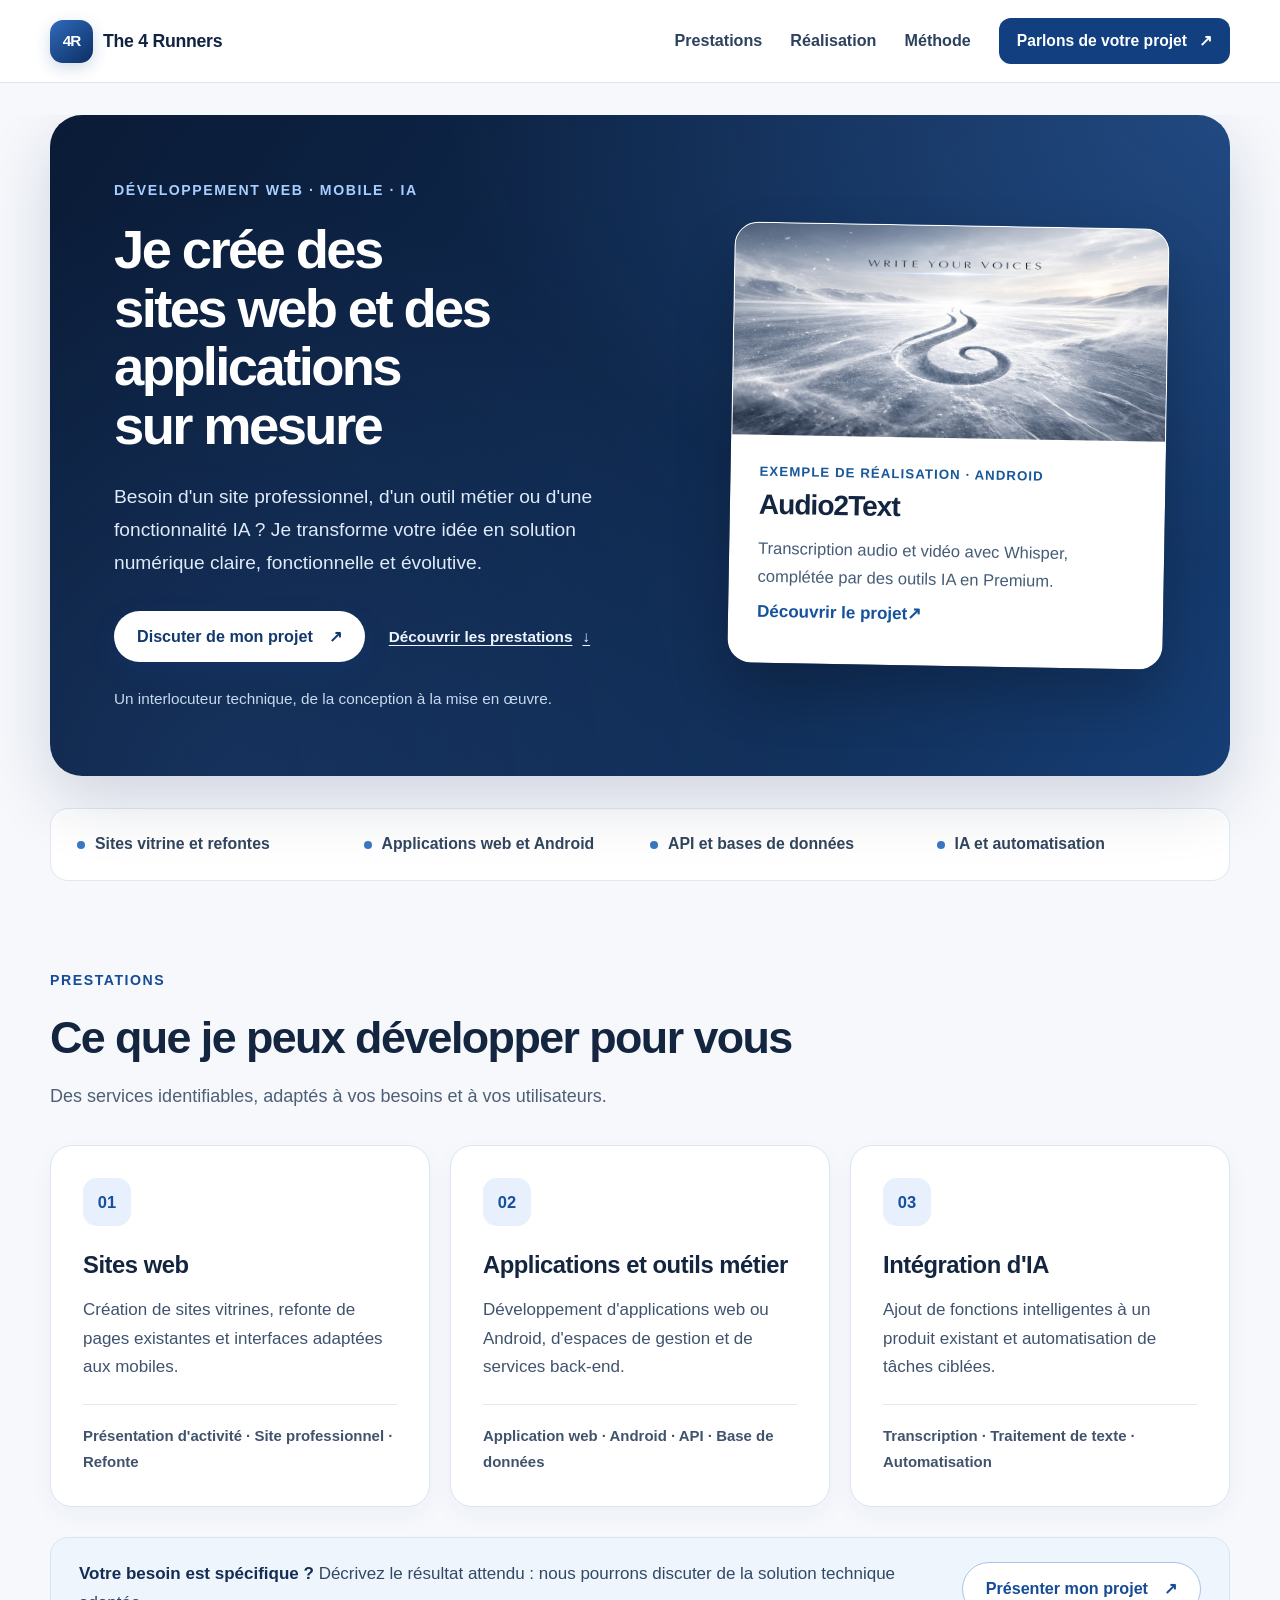
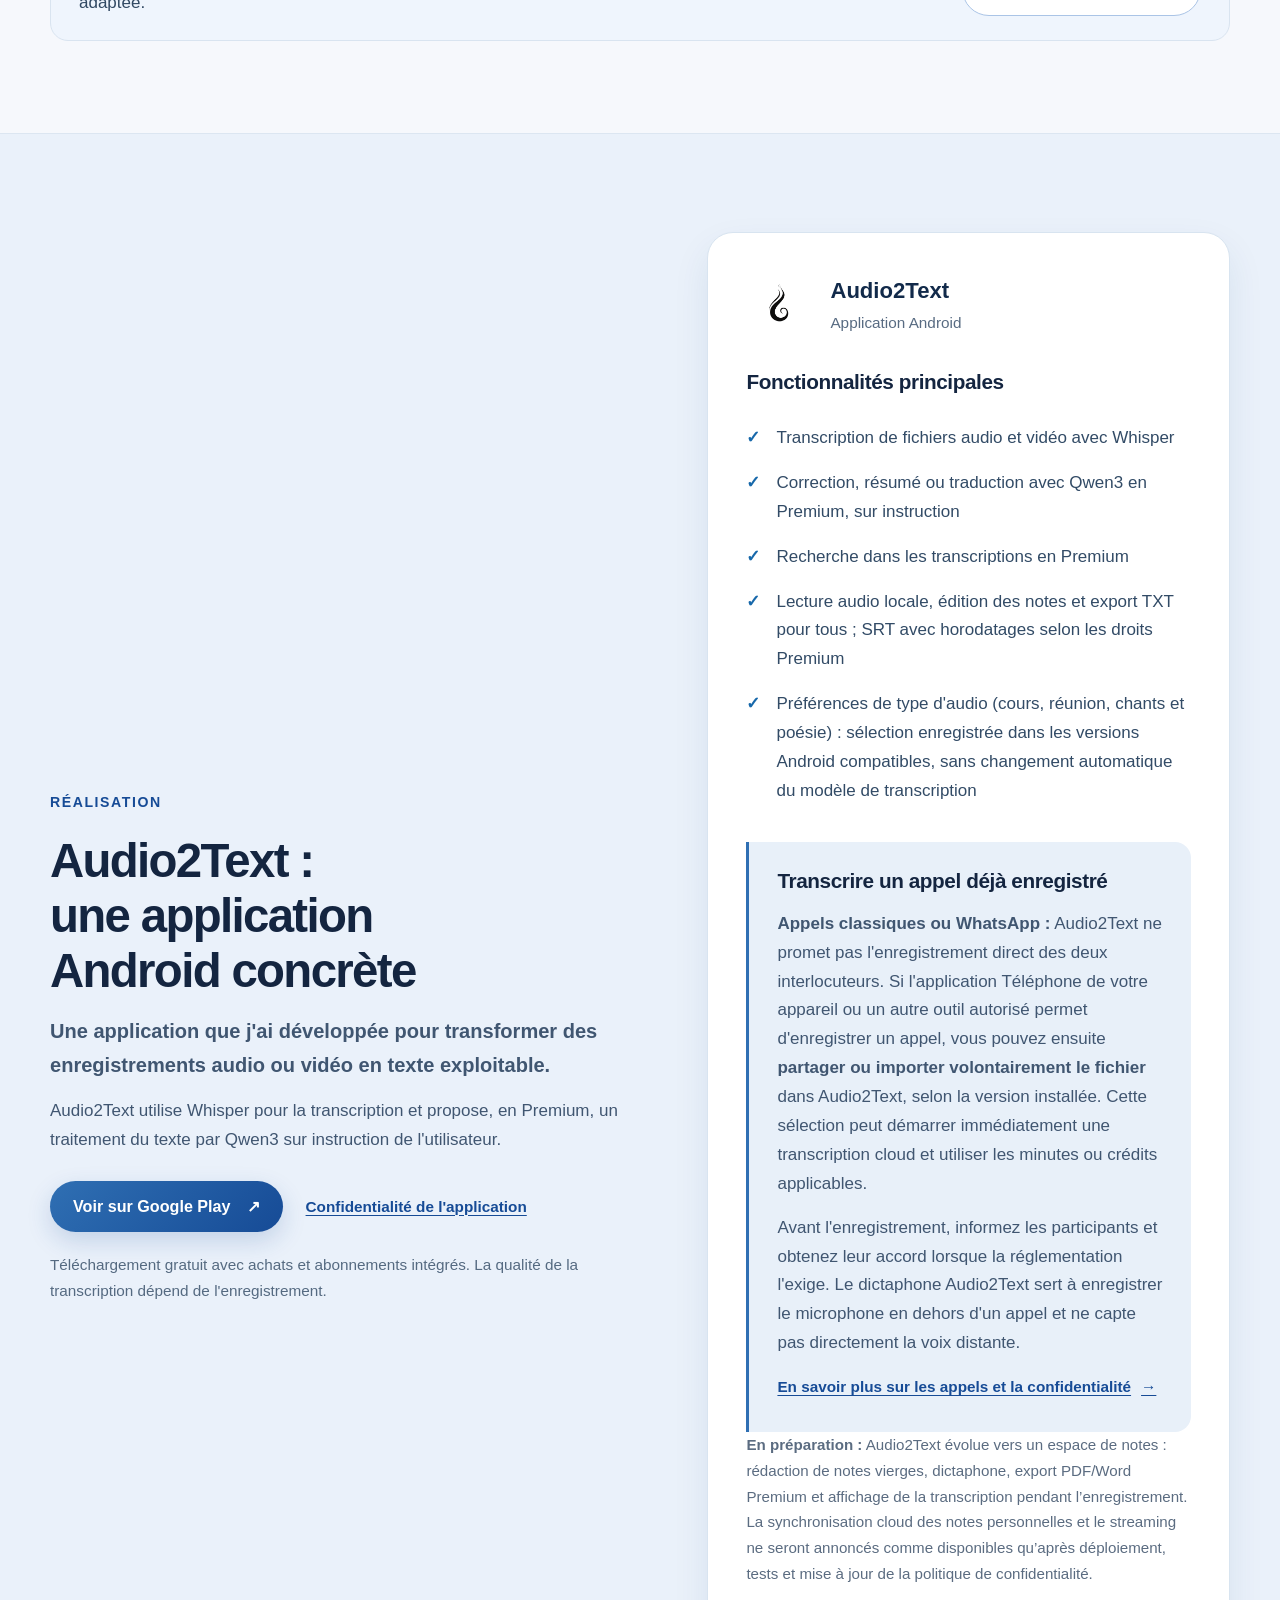
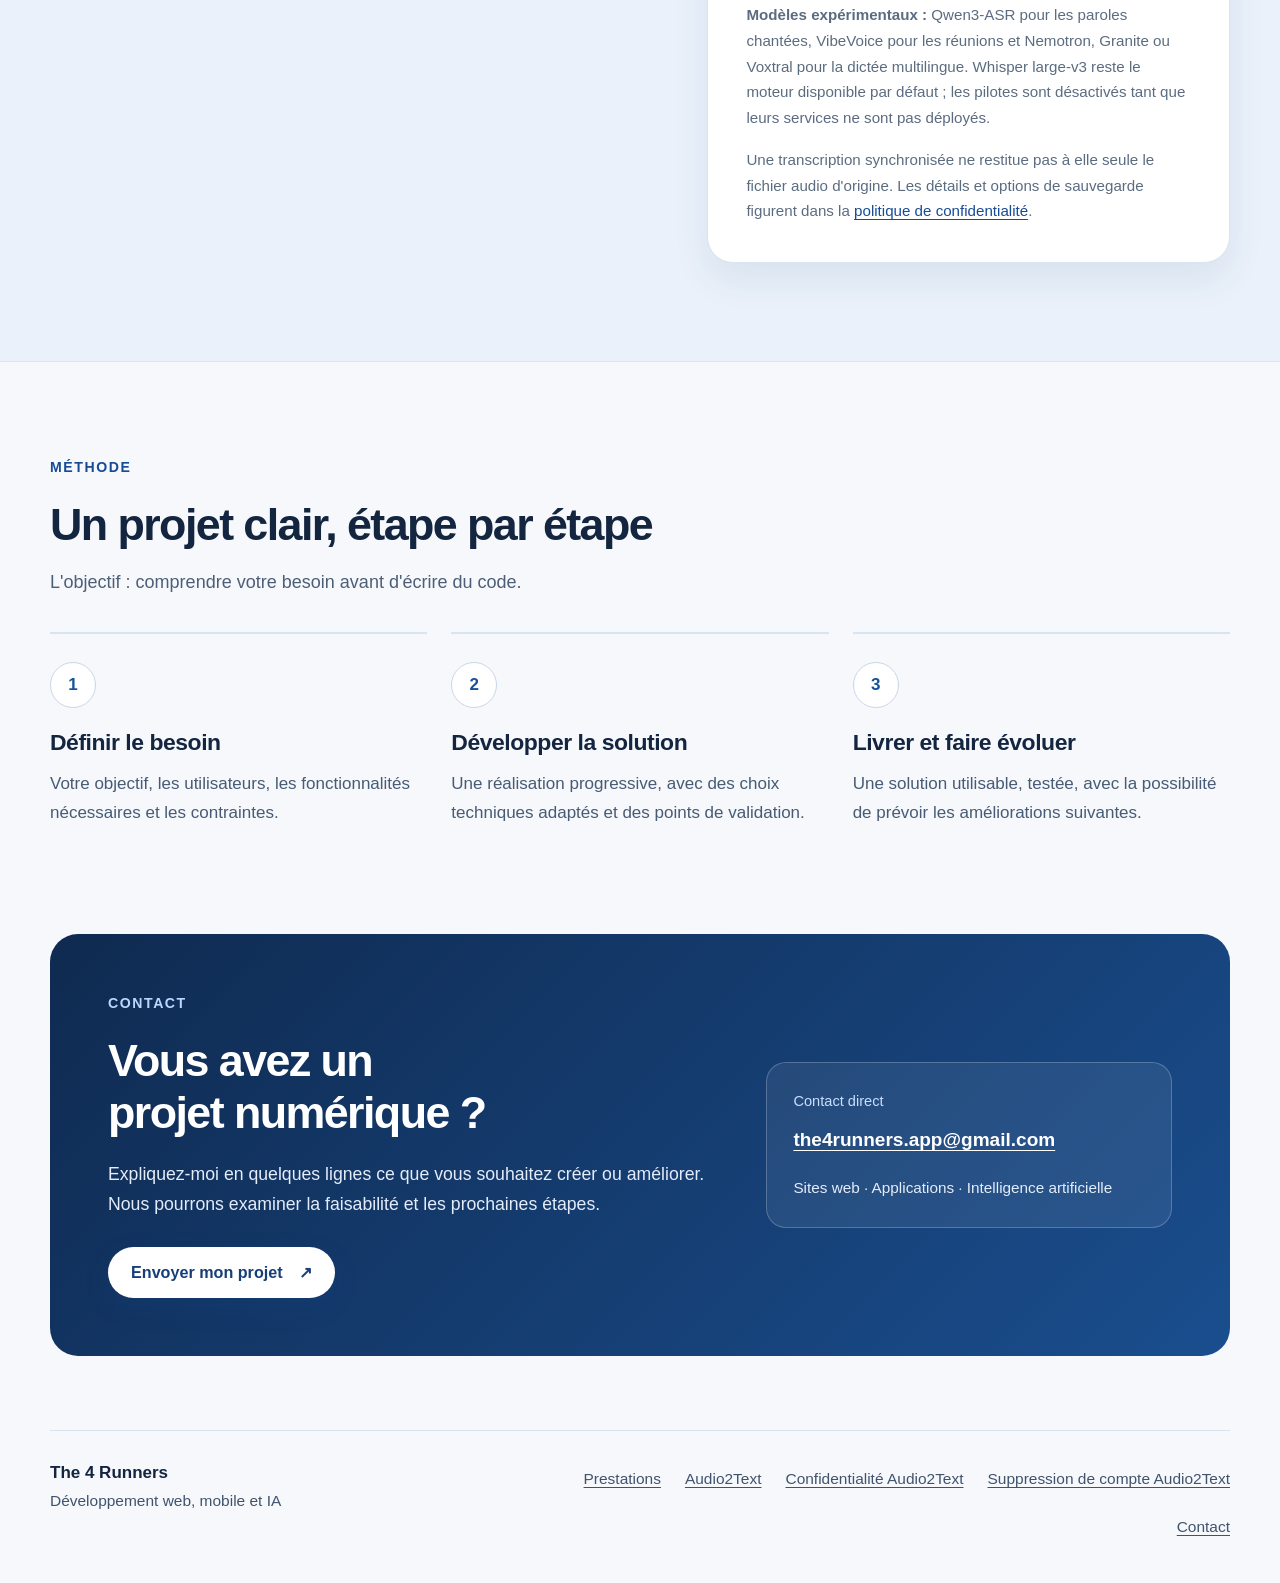
<file: index.html>
<!doctype html>
<html lang="fr">
<head>
  <meta charset="utf-8" />
  <meta name="viewport" content="width=device-width, initial-scale=1" />
  <title>The 4 Runners | Développeur web, mobile et IA</title>
  <meta name="description" content="Création de sites web, développement d'applications web et Android, intégration d'IA et automatisation. Découvrez les prestations The 4 Runners et l'application Audio2Text." />
  <meta name="theme-color" content="#0b1e3b" />
  <link rel="canonical" href="https://the4runners.fr/" />
  <link rel="icon" type="image/svg+xml" href="/assets/branding/favicon-4r.svg" />
  <link rel="preload" as="image" href="/assets/branding/banniere_audio2text.png" />
  <link rel="stylesheet" href="/assets/site.css" />
  <meta property="og:type" content="website" />
  <meta property="og:locale" content="fr_FR" />
  <meta property="og:site_name" content="The 4 Runners" />
  <meta property="og:title" content="The 4 Runners | Développement web, applications et IA" />
  <meta property="og:description" content="Sites web, applications mobiles et solutions IA. Des services concrets, et Audio2Text comme exemple de réalisation." />
  <meta property="og:url" content="https://the4runners.fr/" />
  <meta property="og:image" content="https://the4runners.fr/assets/branding/banniere_audio2text.png" />
  <meta name="twitter:card" content="summary_large_image" />
  <meta name="twitter:title" content="The 4 Runners | Développement web, applications et IA" />
  <meta name="twitter:description" content="Sites web, applications et intégration d'intelligence artificielle. Découvrez les prestations et Audio2Text." />
  <meta name="twitter:image" content="https://the4runners.fr/assets/branding/banniere_audio2text.png" />
  <script type="application/ld+json">
  {
    "@context": "https://schema.org",
    "@graph": [
      {
        "@type": "WebSite",
        "name": "The 4 Runners",
        "url": "https://the4runners.fr/",
        "description": "Développement de sites web, applications et solutions intégrant l'IA."
      },
      {
        "@type": "MobileApplication",
        "name": "Audio2Text",
        "operatingSystem": "Android",
        "applicationCategory": "UtilitiesApplication",
        "description": "Transcription audio et vidéo avec Whisper, traitement de texte Qwen3 en Premium, recherche et exports TXT/SRT.",
        "downloadUrl": "https://play.google.com/store/apps/details?id=com.the4runners.audio2text",
        "offers": {
          "@type": "Offer",
          "price": "0",
          "priceCurrency": "EUR",
          "description": "Téléchargement gratuit ; achats et abonnements proposés dans l'application."
        }
      }
    ]
  }
  </script>
</head>
<body class="home-page">
  <a class="skip-link" href="#contenu">Aller au contenu</a>
  <header class="site-header home-header">
    <div class="container header-inner">
      <a class="brand" href="#accueil" aria-label="The 4 Runners, accueil">
        <span class="brand-mark" aria-hidden="true">4R</span>
        <span>The 4 Runners</span>
      </a>
      <nav class="site-nav nav-desktop" aria-label="Navigation principale">
        <a href="#services">Prestations</a>
        <a href="#realisation">Réalisation</a>
        <a href="#methode">Méthode</a>
      </nav>
      <a class="header-cta" href="#contact">Parlons de votre projet <span aria-hidden="true">↗</span></a>
      <details class="nav-mobile">
        <summary aria-label="Afficher le menu de navigation"><span>Menu</span><span class="hamburger" aria-hidden="true"></span></summary>
        <nav aria-label="Navigation mobile">
          <a href="#services">Prestations</a>
          <a href="#realisation">Réalisation</a>
          <a href="#methode">Méthode</a>
          <a href="#contact">Contact</a>
        </nav>
      </details>
    </div>
  </header>
  <main class="business-main" id="contenu" tabindex="-1">
    <section id="accueil" class="hero hero-business container" aria-labelledby="titre-accueil">
      <div class="hero-copy">
        <p class="eyebrow">Développement web · Mobile · IA</p>
        <h1 id="titre-accueil">Je crée des sites web et des applications sur mesure</h1>
        <p class="lead">Besoin d'un site professionnel, d'un outil métier ou d'une fonctionnalité IA ? Je transforme votre idée en solution numérique claire, fonctionnelle et évolutive.</p>
        <div class="actions hero-actions">
          <a class="button button-primary" href="#contact">Discuter de mon projet <span aria-hidden="true">↗</span></a>
          <a class="text-link" href="#services">Découvrir les prestations <span aria-hidden="true">↓</span></a>
        </div>
        <p class="hero-note">Un interlocuteur technique, de la conception à la mise en œuvre.</p>
      </div>
      <aside class="hero-project" aria-label="Exemple de réalisation">
        <img src="/assets/branding/banniere_audio2text.png" width="1024" height="500" fetchpriority="high" alt="Bannière de l'application Android Audio2Text, sur un paysage enneigé" />
        <div class="hero-project-body">
          <p class="project-kicker">Exemple de réalisation · Android</p>
          <h2>Audio2Text</h2>
          <p>Transcription audio et vidéo avec Whisper, complétée par des outils IA en Premium.</p>
          <a href="#realisation">Découvrir le projet <span aria-hidden="true">↗</span></a>
        </div>
      </aside>
    </section>
    <div class="container">
      <ul class="benefit-strip service-strip" aria-label="Domaines d'intervention">
        <li>Sites vitrine et refontes</li>
        <li>Applications web et Android</li>
        <li>API et bases de données</li>
        <li>IA et automatisation</li>
      </ul>
    </div>
    <section class="section container services-section" id="services" aria-labelledby="titre-services">
      <div class="section-head">
        <p class="eyebrow">Prestations</p>
        <h2 id="titre-services">Ce que je peux développer pour vous</h2>
        <p>Des services identifiables, adaptés à vos besoins et à vos utilisateurs.</p>
      </div>
      <div class="service-grid">
        <article class="card service-card">
          <span class="service-number" aria-hidden="true">01</span>
          <h3>Sites web</h3>
          <p>Création de sites vitrines, refonte de pages existantes et interfaces adaptées aux mobiles.</p>
          <p class="service-examples">Présentation d'activité · Site professionnel · Refonte</p>
        </article>
        <article class="card service-card">
          <span class="service-number" aria-hidden="true">02</span>
          <h3>Applications et outils métier</h3>
          <p>Développement d'applications web ou Android, d'espaces de gestion et de services back-end.</p>
          <p class="service-examples">Application web · Android · API · Base de données</p>
        </article>
        <article class="card service-card">
          <span class="service-number" aria-hidden="true">03</span>
          <h3>Intégration d'IA</h3>
          <p>Ajout de fonctions intelligentes à un produit existant et automatisation de tâches ciblées.</p>
          <p class="service-examples">Transcription · Traitement de texte · Automatisation</p>
        </article>
      </div>
      <div class="service-callout">
        <p><strong>Votre besoin est spécifique ?</strong> Décrivez le résultat attendu : nous pourrons discuter de la solution technique adaptée.</p>
        <a class="button button-outline" href="#contact">Présenter mon projet <span aria-hidden="true">↗</span></a>
      </div>
    </section>
    <section class="section project-section" id="realisation" aria-labelledby="titre-realisation">
      <div class="container project-layout">
        <div>
          <p class="eyebrow">Réalisation</p>
          <h2 id="titre-realisation">Audio2Text : une application Android concrète</h2>
          <p class="project-lead">Une application que j'ai développée pour transformer des enregistrements audio ou vidéo en texte exploitable.</p>
          <p>Audio2Text utilise Whisper pour la transcription et propose, en Premium, un traitement du texte par Qwen3 sur instruction de l'utilisateur.</p>
          <div class="actions">
            <a class="button button-primary" href="https://play.google.com/store/apps/details?id=com.the4runners.audio2text" target="_blank" rel="noopener noreferrer">Voir sur Google Play <span aria-hidden="true">↗</span></a>
            <a class="text-link" href="/privacy.html">Confidentialité de l'application</a>
          </div>
          <p class="project-disclaimer">Téléchargement gratuit avec achats et abonnements intégrés. La qualité de la transcription dépend de l'enregistrement.</p>
        </div>
        <div class="project-feature-card">
          <div class="project-feature-top">
            <img src="/assets/branding/logo_audio2text_tr.png" width="72" height="72" loading="lazy" alt="" />
            <div>
              <strong>Audio2Text</strong>
              <span>Application Android</span>
            </div>
          </div>
          <h3>Fonctionnalités principales</h3>
          <ul class="project-feature-list">
            <li>Transcription de fichiers audio et vidéo avec Whisper</li>
            <li>Correction, résumé ou traduction avec Qwen3 en Premium, sur instruction</li>
            <li>Recherche dans les transcriptions en Premium</li>
            <li>Lecture audio locale, édition des notes et export TXT pour tous ; SRT avec horodatages selon les droits Premium</li>
            <li>Préférences de type d'audio (cours, réunion, chants et poésie) : sélection enregistrée dans les versions Android compatibles, sans changement automatique du modèle de transcription</li>
          </ul>
          <aside class="notice" id="appels-enregistres" aria-labelledby="titre-appels">
            <h3 id="titre-appels">Transcrire un appel déjà enregistré</h3>
            <p><strong>Appels classiques ou WhatsApp :</strong> Audio2Text ne promet pas l'enregistrement direct des deux interlocuteurs. Si l'application Téléphone de votre appareil ou un autre outil autorisé permet d'enregistrer un appel, vous pouvez ensuite <strong>partager ou importer volontairement le fichier</strong> dans Audio2Text, selon la version installée. Cette sélection peut démarrer immédiatement une transcription cloud et utiliser les minutes ou crédits applicables.</p>
            <p>Avant l'enregistrement, informez les participants et obtenez leur accord lorsque la réglementation l'exige. Le dictaphone Audio2Text sert à enregistrer le microphone en dehors d'un appel et ne capte pas directement la voix distante.</p>
            <a class="text-link" href="/privacy.html#enregistrement-appels">En savoir plus sur les appels et la confidentialité <span aria-hidden="true">→</span></a>
          </aside>
          <p class="small"><strong>En préparation :</strong> Audio2Text évolue vers un espace de notes : rédaction de notes vierges, dictaphone, export PDF/Word Premium et affichage de la transcription pendant l’enregistrement. La synchronisation cloud des notes personnelles et le streaming ne seront annoncés comme disponibles qu’après déploiement, tests et mise à jour de la politique de confidentialité.</p>
          <p class="small"><strong>Modèles expérimentaux :</strong> Qwen3-ASR pour les paroles chantées, VibeVoice pour les réunions et Nemotron, Granite ou Voxtral pour la dictée multilingue. Whisper large-v3 reste le moteur disponible par défaut ; les pilotes sont désactivés tant que leurs services ne sont pas déployés.</p>
          <p class="small">Une transcription synchronisée ne restitue pas à elle seule le fichier audio d'origine. Les détails et options de sauvegarde figurent dans la <a href="/privacy.html#sauvegarde-audio">politique de confidentialité</a>.</p>
        </div>
      </div>
    </section>
    <section class="section container method-section" id="methode" aria-labelledby="titre-methode">
      <div class="section-head">
        <p class="eyebrow">Méthode</p>
        <h2 id="titre-methode">Un projet clair, étape par étape</h2>
        <p>L'objectif : comprendre votre besoin avant d'écrire du code.</p>
      </div>
      <ol class="steps method-steps">
        <li><span class="step-number" aria-hidden="true">1</span><h3>Définir le besoin</h3><p>Votre objectif, les utilisateurs, les fonctionnalités nécessaires et les contraintes.</p></li>
        <li><span class="step-number" aria-hidden="true">2</span><h3>Développer la solution</h3><p>Une réalisation progressive, avec des choix techniques adaptés et des points de validation.</p></li>
        <li><span class="step-number" aria-hidden="true">3</span><h3>Livrer et faire évoluer</h3><p>Une solution utilisable, testée, avec la possibilité de prévoir les améliorations suivantes.</p></li>
      </ol>
    </section>
    <section class="closing contact-panel container" id="contact" aria-labelledby="titre-contact">
      <div>
        <p class="eyebrow">Contact</p>
        <h2 id="titre-contact">Vous avez un projet numérique ?</h2>
        <p>Expliquez-moi en quelques lignes ce que vous souhaitez créer ou améliorer. Nous pourrons examiner la faisabilité et les prochaines étapes.</p>
        <div class="actions">
          <a class="button button-primary" href="mailto:the4runners.app@gmail.com?subject=Demande%20de%20projet%20web%2C%20mobile%20ou%20IA">Envoyer mon projet <span aria-hidden="true">↗</span></a>
        </div>
      </div>
      <div class="contact-aside">
        <span>Contact direct</span>
        <a href="mailto:the4runners.app@gmail.com">the4runners.app@gmail.com</a>
        <p>Sites web · Applications · Intelligence artificielle</p>
      </div>
    </section>
  </main>
  <footer class="site-footer home-footer">
    <div class="container footer-inner">
      <p><strong>The 4 Runners</strong><br />Développement web, mobile et IA</p>
      <nav aria-label="Informations et contact">
        <a href="#services">Prestations</a>
        <a href="#realisation">Audio2Text</a>
        <a href="/privacy.html">Confidentialité Audio2Text</a>
        <a href="/delete-account.html">Suppression de compte Audio2Text</a>
        <a href="mailto:the4runners.app@gmail.com">Contact</a>
      </nav>
    </div>
  </footer>
  <script>
    document.querySelectorAll('.nav-mobile nav a').forEach(function (link) {
      link.addEventListener('click', function () {
        var menu = link.closest('details');
        if (menu) menu.removeAttribute('open');
      });
    });
  </script>
</body>
</html>
</file>
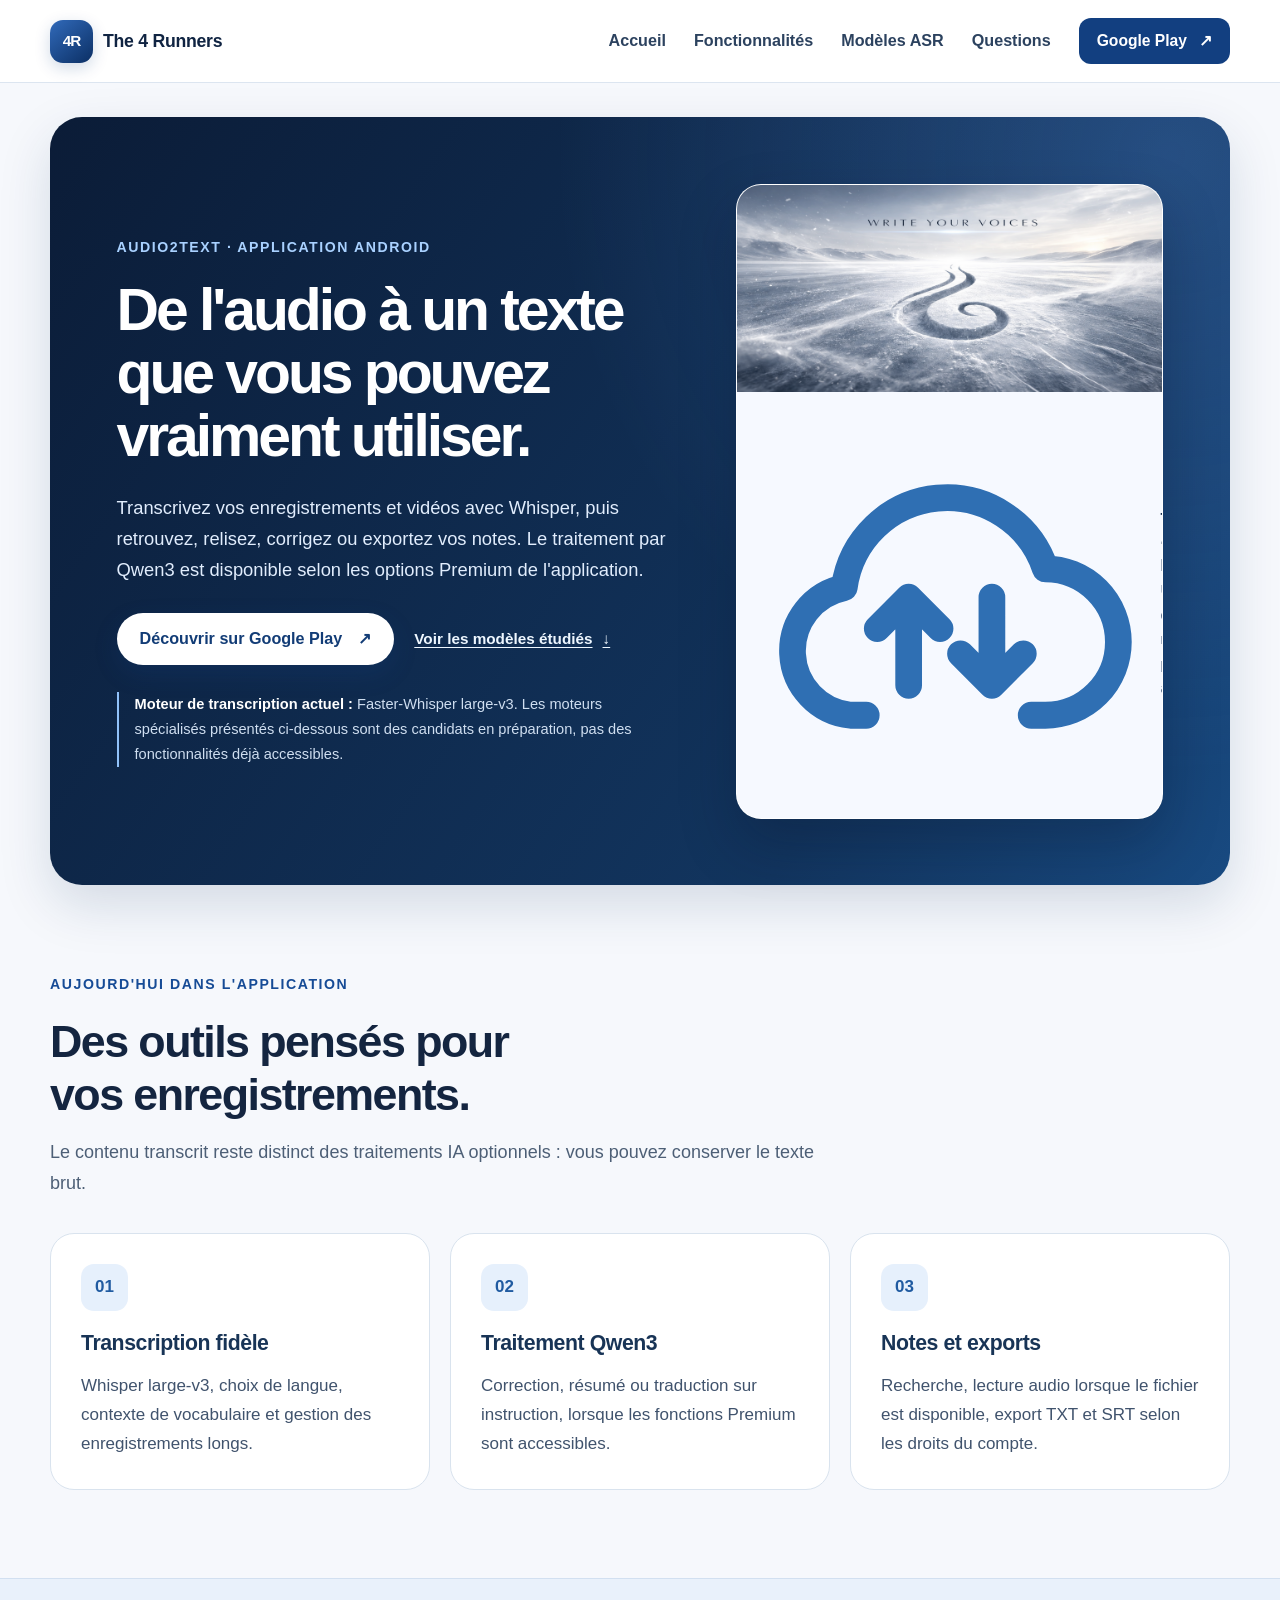
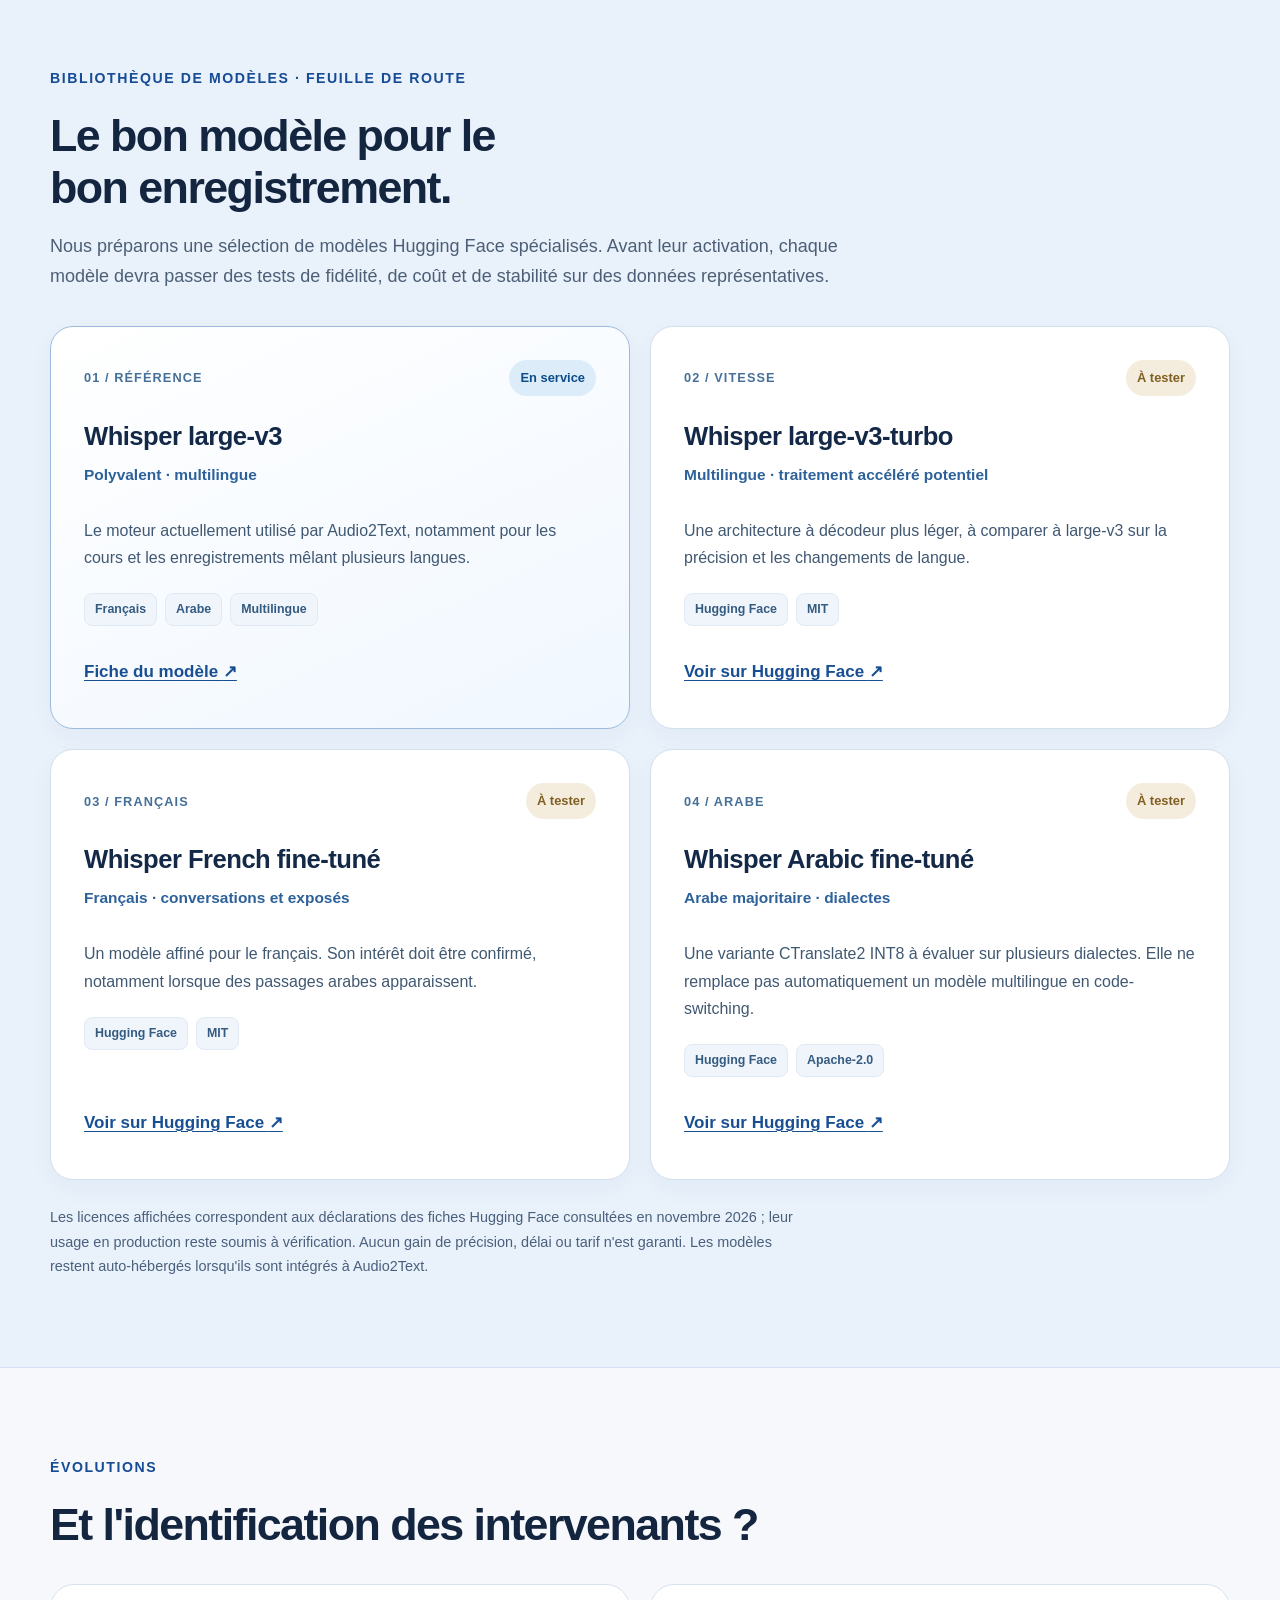
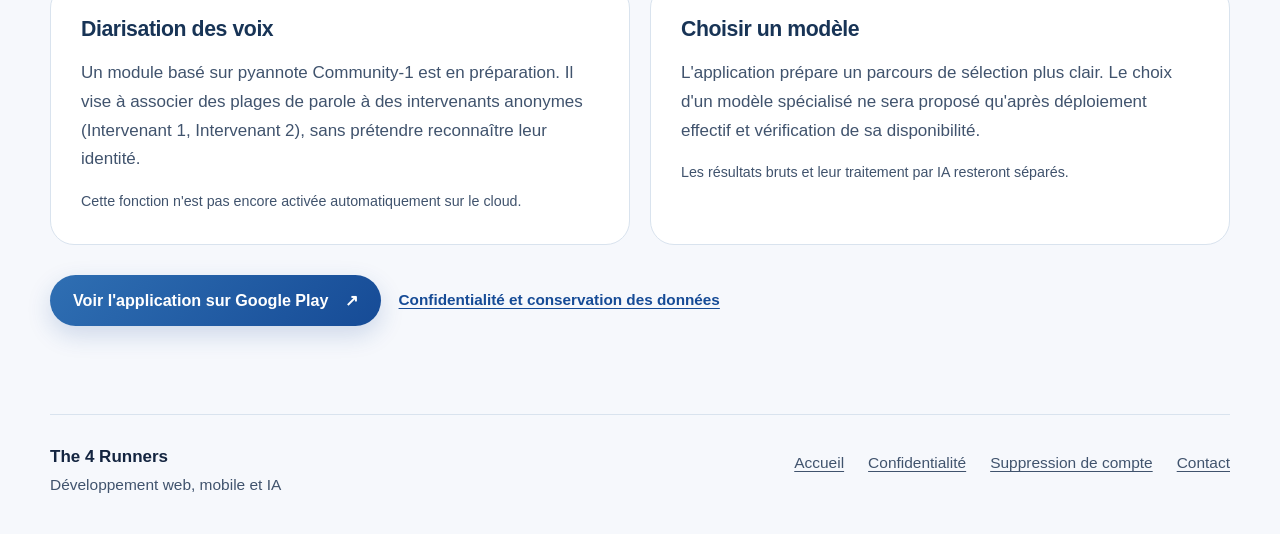
<file: audio2text.html>
<!doctype html>
<html lang="fr">
<head>
  <meta charset="utf-8" />
  <meta name="viewport" content="width=device-width, initial-scale=1" />
  <title>Audio2Text — transcription intelligente et futurs modèles ASR | The 4 Runners</title>
  <meta name="description" content="Découvrez Audio2Text, son moteur Whisper large-v3, le traitement IA Qwen3 et les modèles Hugging Face spécialisés en préparation. Statuts et fonctionnalités clairement distingués." />
  <meta name="theme-color" content="#102a50" />
  <link rel="canonical" href="https://the4runners.fr/audio2text.html" />
  <link rel="icon" type="image/svg+xml" href="/assets/branding/favicon-4r.svg" />
  <link rel="stylesheet" href="/assets/site.css" />
  <meta property="og:type" content="website" />
  <meta property="og:locale" content="fr_FR" />
  <meta property="og:title" content="Audio2Text — transcrire, relire et explorer ses enregistrements" />
  <meta property="og:description" content="Whisper large-v3 aujourd'hui. Des moteurs spécialisés Hugging Face sont à l'étude et seront proposés après validation." />
  <meta property="og:url" content="https://the4runners.fr/audio2text.html" />
  <meta property="og:image" content="https://the4runners.fr/assets/branding/banniere_audio2text.png" />
</head>
<body class="home-page product-page">
  <a href="#contenu" class="skip-link">Aller au contenu</a>
  <header class="site-header home-header">
    <div class="container header-inner">
      <a class="brand" href="/" aria-label="The 4 Runners, retour à l'accueil"><span class="brand-mark" aria-hidden="true">4R</span><span>The 4 Runners</span></a>
      <nav class="site-nav nav-desktop" aria-label="Navigation principale">
        <a href="/">Accueil</a>
        <a href="#fonctionnalites">Fonctionnalités</a>
        <a href="#modeles">Modèles ASR</a>
        <a href="#questions">Questions</a>
      </nav>
      <a class="header-cta" href="https://play.google.com/store/apps/details?id=com.the4runners.audio2text" target="_blank" rel="noopener noreferrer">Google Play <span aria-hidden="true">↗</span></a>
      <details class="nav-mobile">
        <summary aria-label="Afficher le menu de navigation"><span>Menu</span><span class="hamburger" aria-hidden="true"></span></summary>
        <nav aria-label="Navigation mobile">
          <a href="/">Accueil</a><a href="#fonctionnalites">Fonctionnalités</a><a href="#modeles">Modèles ASR</a><a href="#questions">Questions</a>
          <a href="https://play.google.com/store/apps/details?id=com.the4runners.audio2text" target="_blank" rel="noopener noreferrer">Google Play</a>
        </nav>
      </details>
    </div>
  </header>
  <main id="contenu" class="business-main" tabindex="-1">
    <section class="container product-hero" aria-labelledby="product-title">
      <div class="product-hero-copy">
        <p class="eyebrow">Audio2Text · Application Android</p>
        <h1 id="product-title">De l'audio à un texte que vous pouvez vraiment utiliser.</h1>
        <p class="lead">Transcrivez vos enregistrements et vidéos avec Whisper, puis retrouvez, relisez, corrigez ou exportez vos notes. Le traitement par Qwen3 est disponible selon les options Premium de l'application.</p>
        <div class="actions">
          <a class="button button-primary" href="https://play.google.com/store/apps/details?id=com.the4runners.audio2text" target="_blank" rel="noopener noreferrer">Découvrir sur Google Play <span aria-hidden="true">↗</span></a>
          <a class="text-link" href="#modeles">Voir les modèles étudiés <span aria-hidden="true">↓</span></a>
        </div>
        <p class="product-hero-note"><strong>Moteur de transcription actuel :</strong> Faster-Whisper large-v3. Les moteurs spécialisés présentés ci-dessous sont des candidats en préparation, pas des fonctionnalités déjà accessibles.</p>
      </div>
      <div class="product-hero-visual">
        <img src="/assets/branding/banniere_audio2text.png" alt="Bannière d'Audio2Text, application Android de transcription" width="1024" height="500" />
        <div class="product-glass">
          <img class="product-cloud-icon" src="/assets/branding/audio2text-cloud-sync.svg" width="48" height="48" alt="" />
          <div><strong>Transcrire · Relire · Exporter</strong><span>Une note exploitable, même à partir d'un audio long.</span></div>
        </div>
      </div>
    </section>
    <section id="fonctionnalites" class="section container" aria-labelledby="features-title">
      <div class="section-head">
        <p class="eyebrow">Aujourd'hui dans l'application</p>
        <h2 id="features-title">Des outils pensés pour vos enregistrements.</h2>
        <p>Le contenu transcrit reste distinct des traitements IA optionnels : vous pouvez conserver le texte brut.</p>
      </div>
      <div class="model-feature-grid">
        <article class="card"><span class="feature-symbol" aria-hidden="true">01</span><h3>Transcription fidèle</h3><p>Whisper large-v3, choix de langue, contexte de vocabulaire et gestion des enregistrements longs.</p></article>
        <article class="card"><span class="feature-symbol" aria-hidden="true">02</span><h3>Traitement Qwen3</h3><p>Correction, résumé ou traduction sur instruction, lorsque les fonctions Premium sont accessibles.</p></article>
        <article class="card"><span class="feature-symbol" aria-hidden="true">03</span><h3>Notes et exports</h3><p>Recherche, lecture audio lorsque le fichier est disponible, export TXT et SRT selon les droits du compte.</p></article>
      </div>
    </section>
    <section id="modeles" class="section model-library" aria-labelledby="models-title">
      <div class="container">
        <div class="section-head">
          <p class="eyebrow">Bibliothèque de modèles · feuille de route</p>
          <h2 id="models-title">Le bon modèle pour le bon enregistrement.</h2>
          <p>Nous préparons une sélection de modèles Hugging Face spécialisés. Avant leur activation, chaque modèle devra passer des tests de fidélité, de coût et de stabilité sur des données représentatives.</p>
        </div>
        <div class="model-grid">
          <article class="model-card model-live">
            <div class="model-card-top"><span class="model-index">01 / Référence</span><span class="model-state state-live">En service</span></div>
            <h3>Whisper large-v3</h3><p class="model-use">Polyvalent · multilingue</p>
            <p>Le moteur actuellement utilisé par Audio2Text, notamment pour les cours et les enregistrements mêlant plusieurs langues.</p>
            <div class="model-tags"><span>Français</span><span>Arabe</span><span>Multilingue</span></div>
            <a href="https://huggingface.co/Systran/faster-whisper-large-v3" target="_blank" rel="noopener noreferrer">Fiche du modèle <span aria-hidden="true">↗</span></a>
          </article>
          <article class="model-card">
            <div class="model-card-top"><span class="model-index">02 / Vitesse</span><span class="model-state state-pilot">À tester</span></div>
            <h3>Whisper large-v3-turbo</h3><p class="model-use">Multilingue · traitement accéléré potentiel</p>
            <p>Une architecture à décodeur plus léger, à comparer à large-v3 sur la précision et les changements de langue.</p>
            <div class="model-tags"><span>Hugging Face</span><span>MIT</span></div>
            <a href="https://huggingface.co/openai/whisper-large-v3-turbo" target="_blank" rel="noopener noreferrer">Voir sur Hugging Face <span aria-hidden="true">↗</span></a>
          </article>
          <article class="model-card">
            <div class="model-card-top"><span class="model-index">03 / Français</span><span class="model-state state-pilot">À tester</span></div>
            <h3>Whisper French fine-tuné</h3><p class="model-use">Français · conversations et exposés</p>
            <p>Un modèle affiné pour le français. Son intérêt doit être confirmé, notamment lorsque des passages arabes apparaissent.</p>
            <div class="model-tags"><span>Hugging Face</span><span>MIT</span></div>
            <a href="https://huggingface.co/bofenghuang/whisper-large-v3-french" target="_blank" rel="noopener noreferrer">Voir sur Hugging Face <span aria-hidden="true">↗</span></a>
          </article>
          <article class="model-card">
            <div class="model-card-top"><span class="model-index">04 / Arabe</span><span class="model-state state-pilot">À tester</span></div>
            <h3>Whisper Arabic fine-tuné</h3><p class="model-use">Arabe majoritaire · dialectes</p>
            <p>Une variante CTranslate2 INT8 à évaluer sur plusieurs dialectes. Elle ne remplace pas automatiquement un modèle multilingue en code-switching.</p>
            <div class="model-tags"><span>Hugging Face</span><span>Apache-2.0</span></div>
            <a href="https://huggingface.co/dev-ahmedhany/whisper-large-v3-turbo-arabic-ft-ct2-int8" target="_blank" rel="noopener noreferrer">Voir sur Hugging Face <span aria-hidden="true">↗</span></a>
          </article>
        </div>
        <p class="model-library-footnote">Les licences affichées correspondent aux déclarations des fiches Hugging Face consultées en novembre 2026 ; leur usage en production reste soumis à vérification. Aucun gain de précision, délai ou tarif n'est garanti. Les modèles restent auto-hébergés lorsqu'ils sont intégrés à Audio2Text.</p>
      </div>
    </section>
    <section class="section container" id="questions" aria-labelledby="questions-title">
      <div class="section-head"><p class="eyebrow">Évolutions</p><h2 id="questions-title">Et l'identification des intervenants ?</h2></div>
      <div class="product-detail-grid">
        <article class="card"><h3>Diarisation des voix</h3><p>Un module basé sur pyannote Community-1 est en préparation. Il vise à associer des plages de parole à des intervenants anonymes (Intervenant 1, Intervenant 2), sans prétendre reconnaître leur identité.</p><p class="small">Cette fonction n'est pas encore activée automatiquement sur le cloud.</p></article>
        <article class="card"><h3>Choisir un modèle</h3><p>L'application prépare un parcours de sélection plus clair. Le choix d'un modèle spécialisé ne sera proposé qu'après déploiement effectif et vérification de sa disponibilité.</p><p class="small">Les résultats bruts et leur traitement par IA resteront séparés.</p></article>
      </div>
      <div class="product-bottom-actions">
        <a class="button button-primary" href="https://play.google.com/store/apps/details?id=com.the4runners.audio2text" target="_blank" rel="noopener noreferrer">Voir l'application sur Google Play <span aria-hidden="true">↗</span></a>
        <a class="text-link" href="/privacy.html">Confidentialité et conservation des données</a>
      </div>
    </section>
  </main>
  <footer class="site-footer home-footer"><div class="container footer-inner"><p><strong>The 4 Runners</strong><br />Développement web, mobile et IA</p><nav aria-label="Informations et contact"><a href="/">Accueil</a><a href="/privacy.html">Confidentialité</a><a href="/delete-account.html">Suppression de compte</a><a href="mailto:the4runners.app@gmail.com">Contact</a></nav></div></footer>
  <script>document.querySelectorAll('.nav-mobile nav a').forEach(function(a){a.addEventListener('click',function(){var d=a.closest('details');if(d)d.removeAttribute('open');});});</script>
</body>
</html>
</file>
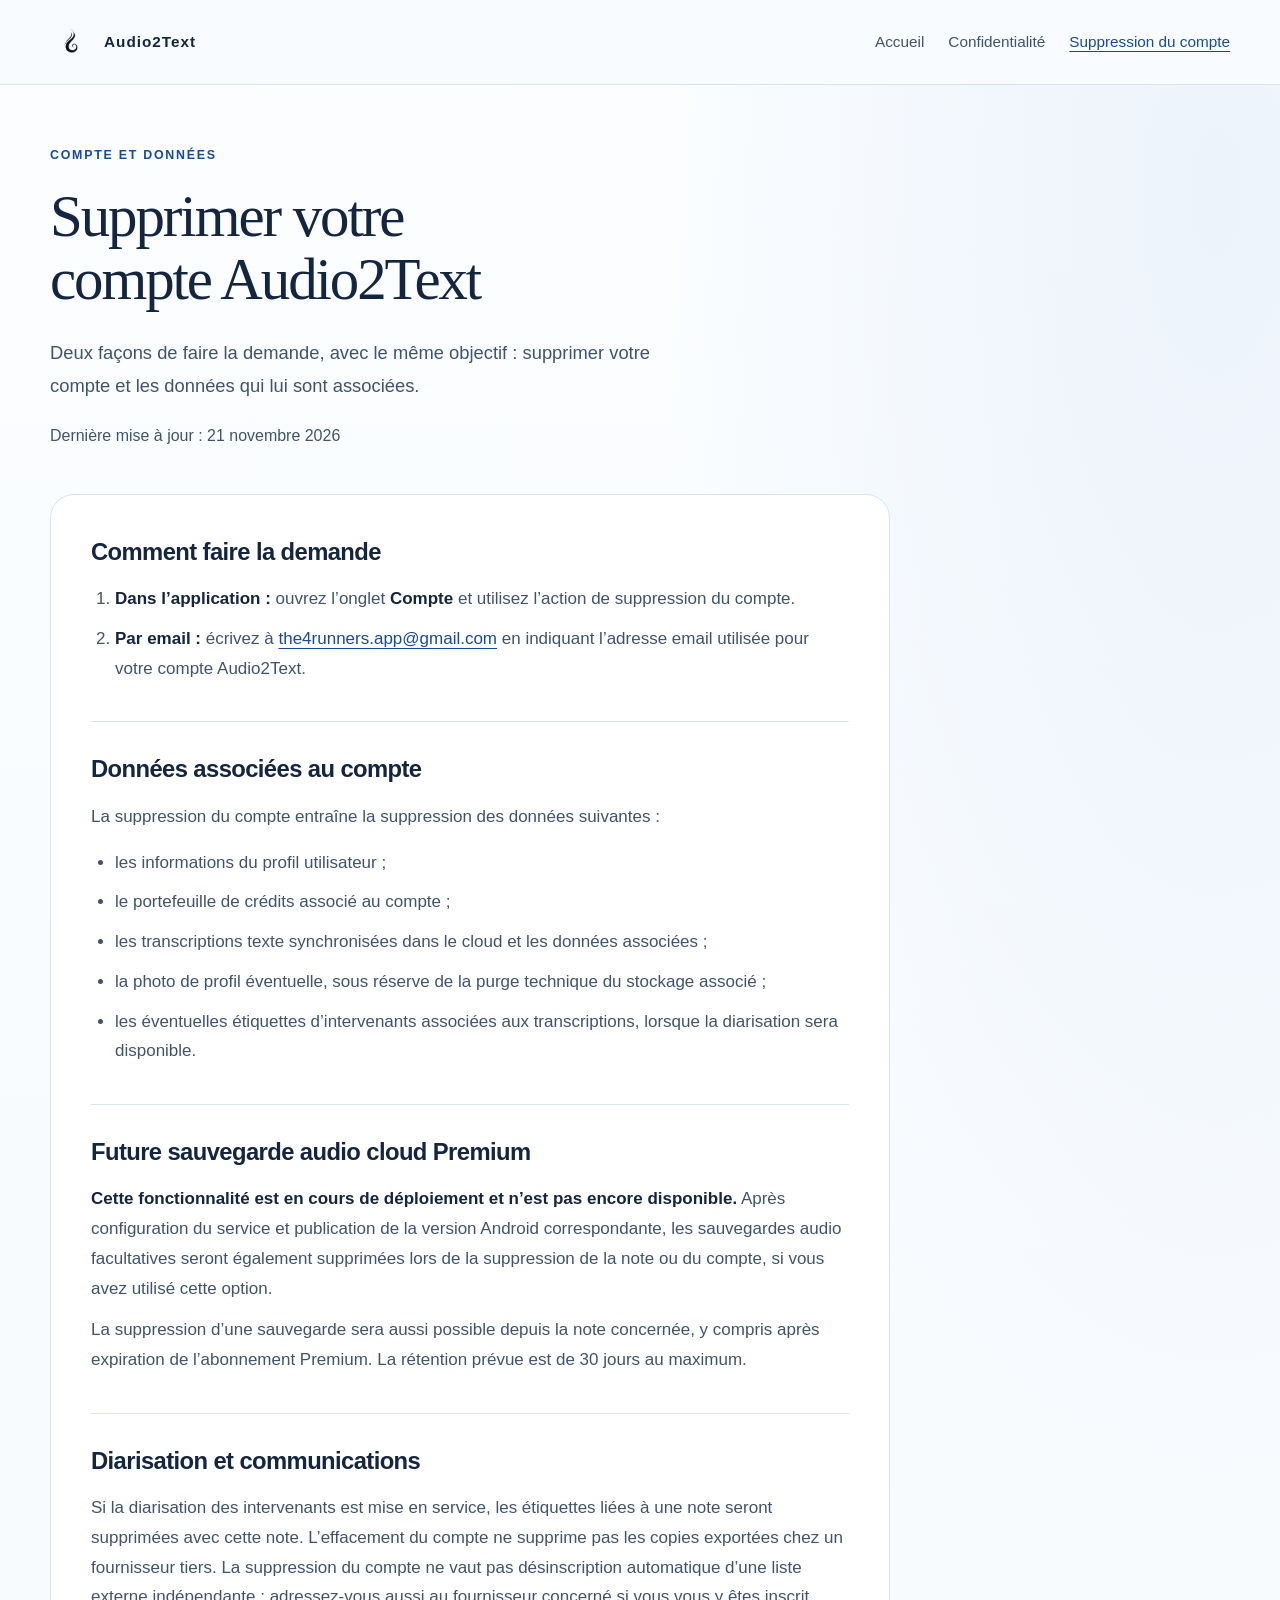
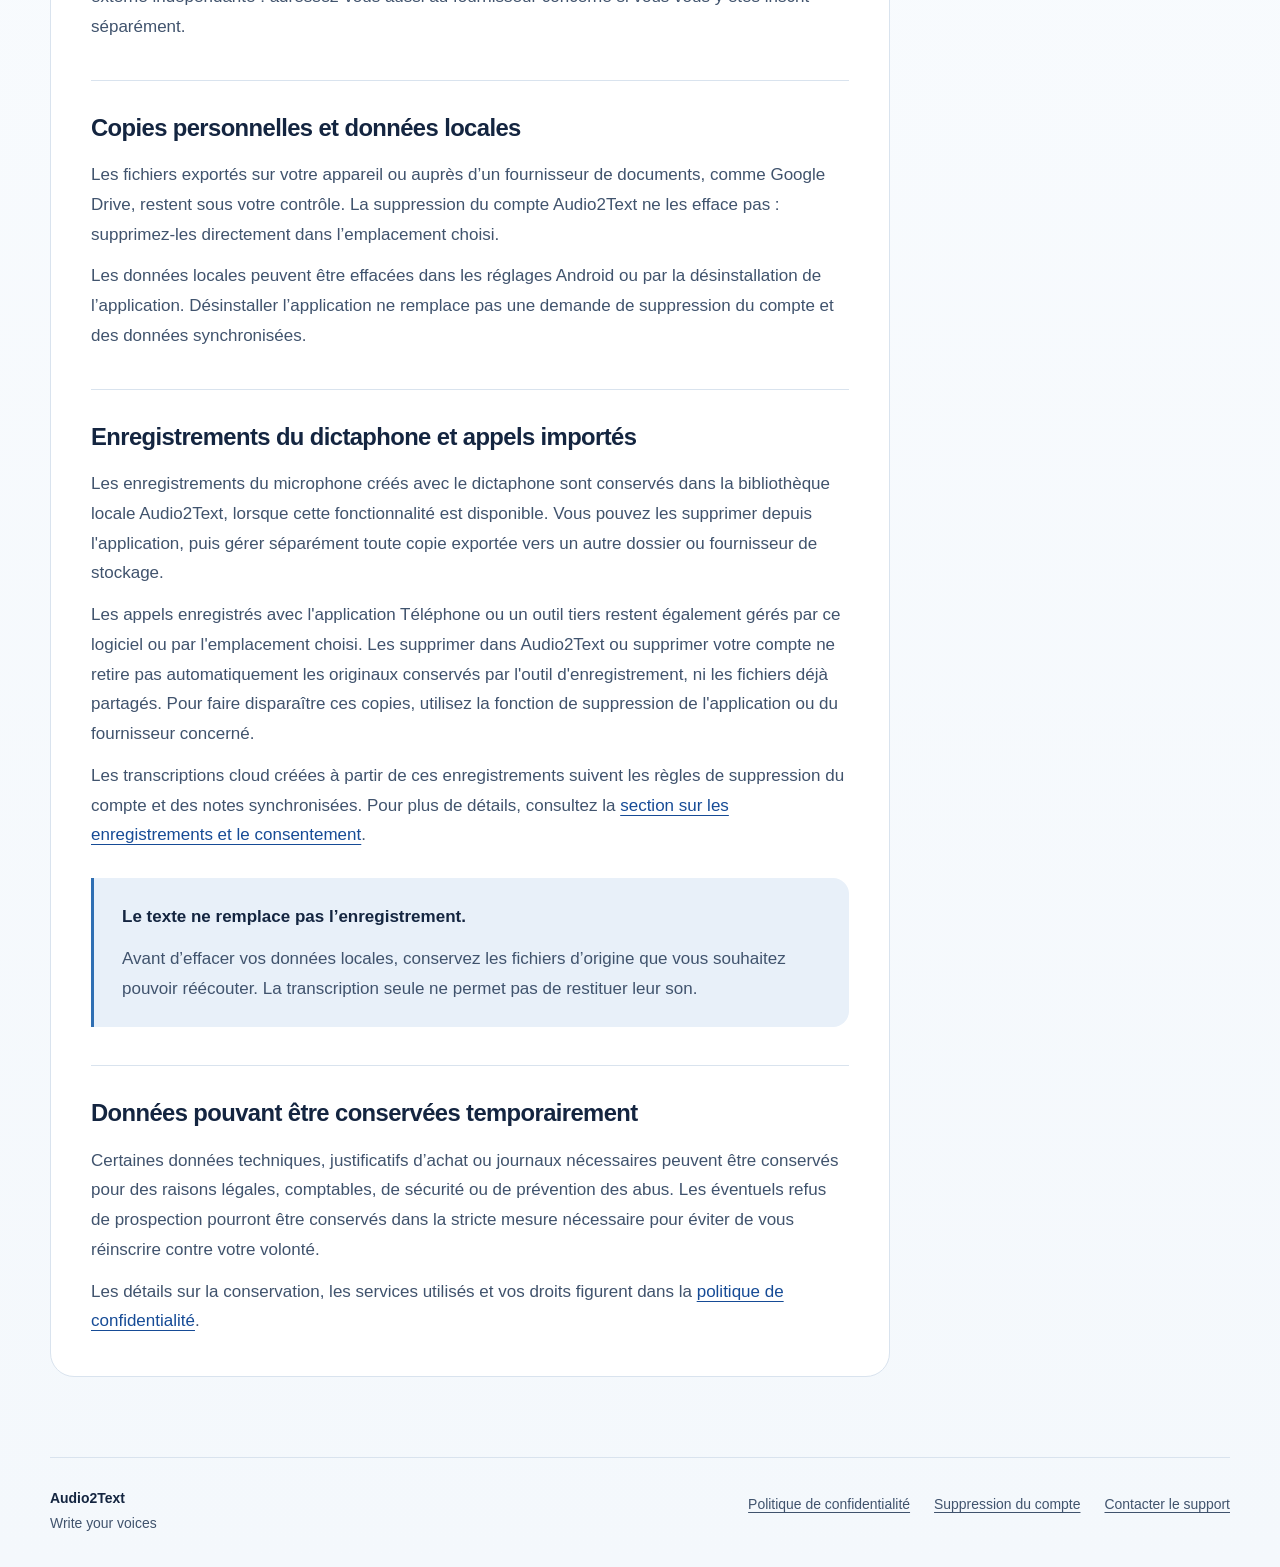
<file: delete-account.html>
<!doctype html>
<html lang="fr">
  <head>
    <meta charset="utf-8" />
    <meta name="viewport" content="width=device-width, initial-scale=1" />
    <title>Suppression du compte Audio2Text | Procédure et données</title>
    <meta name="description" content="Supprimez votre compte Audio2Text depuis l’application ou par email. Découvrez les données concernées et comment gérer vos copies audio personnelles." />
    <meta name="application-name" content="Audio2Text" />
    <meta name="theme-color" content="#f4f8fc" />
    <link rel="canonical" href="https://the4runners.fr/delete-account.html" />
    <link rel="icon" type="image/png" sizes="48x48" href="/assets/branding/favicon-48.png" />
    <link rel="icon" type="image/png" sizes="96x96" href="/assets/branding/favicon-96.png" />
    <link rel="stylesheet" href="/assets/site.css" />
    <meta property="og:type" content="website" />
    <meta property="og:locale" content="fr_FR" />
    <meta property="og:site_name" content="Audio2Text" />
    <meta property="og:title" content="Suppression du compte Audio2Text | Procédure et données" />
    <meta property="og:description" content="Supprimez votre compte Audio2Text depuis l’application ou par email. Découvrez les données concernées et comment gérer vos copies audio personnelles." />
    <meta property="og:url" content="https://the4runners.fr/delete-account.html" />
    <meta property="og:image" content="https://the4runners.fr/assets/branding/banniere_audio2text.png" />
    <meta property="og:image:alt" content="Paysage enneigé et empreinte Audio2Text, Write your voices" />
    <meta name="twitter:card" content="summary_large_image" />
    <meta name="twitter:title" content="Suppression du compte Audio2Text | Procédure et données" />
    <meta name="twitter:description" content="Supprimez votre compte Audio2Text depuis l’application ou par email. Découvrez les données concernées et comment gérer vos copies audio personnelles." />
    <meta name="twitter:image" content="https://the4runners.fr/assets/branding/banniere_audio2text.png" />
  </head>
  <body>
    <a class="skip-link" href="#contenu">Aller au contenu</a>
    <header class="site-header">
      <div class="container header-inner">
        <a class="brand" href="/" aria-label="Audio2Text, accueil"><img src="/assets/branding/logo_audio2text_tr.png" width="44" height="44" alt="" /><span>Audio2Text</span></a>
        <nav class="site-nav" aria-label="Navigation principale">
          <a href="/">Accueil</a>
          <a href="/privacy.html">Confidentialité</a>
          <a href="/delete-account.html" aria-current="page">Suppression du compte</a>
        </nav>
      </div>
    </header>
    <main id="contenu" class="legal-main container" tabindex="-1">
      <div class="legal-heading">
        <p class="eyebrow">Compte et données</p>
        <h1>Supprimer votre compte Audio2Text</h1>
        <p class="lead">Deux façons de faire la demande, avec le même objectif : supprimer votre compte et les données qui lui sont associées.</p>
        <p class="meta">Dernière mise à jour : <time datetime="2026-11-21">21 novembre 2026</time></p>
      </div>
      <article class="policy-card deletion-card">
        <h2>Comment faire la demande</h2>
        <ol>
          <li><strong>Dans l’application :</strong> ouvrez l’onglet <strong>Compte</strong> et utilisez l’action de suppression du compte.</li>
          <li><strong>Par email :</strong> écrivez à <a href="mailto:the4runners.app@gmail.com?subject=Suppression%20du%20compte%20Audio2Text">the4runners.app@gmail.com</a> en indiquant l’adresse email utilisée pour votre compte Audio2Text.</li>
        </ol>
        <h2>Données associées au compte</h2>
        <p>La suppression du compte entraîne la suppression des données suivantes :</p>
        <ul>
          <li>les informations du profil utilisateur ;</li>
          <li>le portefeuille de crédits associé au compte ;</li>
          <li>les transcriptions texte synchronisées dans le cloud et les données associées ;</li>
          <li>la photo de profil éventuelle, sous réserve de la purge technique du stockage associé ;</li>
          <li>les éventuelles étiquettes d’intervenants associées aux transcriptions, lorsque la diarisation sera disponible.</li>
        </ul>
        <!-- Cette précision décrit un comportement futur, pas une option déjà publiée. -->
        <h2>Future sauvegarde audio cloud Premium</h2>
        <p><strong>Cette fonctionnalité est en cours de déploiement et n’est pas encore disponible.</strong> Après configuration du service et publication de la version Android correspondante, les sauvegardes audio facultatives seront également supprimées lors de la suppression de la note ou du compte, si vous avez utilisé cette option.</p>
        <p>La suppression d’une sauvegarde sera aussi possible depuis la note concernée, y compris après expiration de l’abonnement Premium. La rétention prévue est de 30 jours au maximum.</p>
        <h2>Diarisation et communications</h2>
        <p>Si la diarisation des intervenants est mise en service, les étiquettes liées à une note seront supprimées avec cette note. L’effacement du compte ne supprime pas les copies exportées chez un fournisseur tiers. La suppression du compte ne vaut pas désinscription automatique d’une liste externe indépendante : adressez-vous aussi au fournisseur concerné si vous vous y êtes inscrit séparément.</p>
        <h2>Copies personnelles et données locales</h2>
        <p>Les fichiers exportés sur votre appareil ou auprès d’un fournisseur de documents, comme Google Drive, restent sous votre contrôle. La suppression du compte Audio2Text ne les efface pas : supprimez-les directement dans l’emplacement choisi.</p>
        <p>Les données locales peuvent être effacées dans les réglages Android ou par la désinstallation de l’application. Désinstaller l’application ne remplace pas une demande de suppression du compte et des données synchronisées.</p>
        <h2>Enregistrements du dictaphone et appels importés</h2>
        <p>Les enregistrements du microphone créés avec le dictaphone sont conservés dans la bibliothèque locale Audio2Text, lorsque cette fonctionnalité est disponible. Vous pouvez les supprimer depuis l'application, puis gérer séparément toute copie exportée vers un autre dossier ou fournisseur de stockage.</p>
        <p>Les appels enregistrés avec l'application Téléphone ou un outil tiers restent également gérés par ce logiciel ou par l'emplacement choisi. Les supprimer dans Audio2Text ou supprimer votre compte ne retire pas automatiquement les originaux conservés par l'outil d'enregistrement, ni les fichiers déjà partagés. Pour faire disparaître ces copies, utilisez la fonction de suppression de l'application ou du fournisseur concerné.</p>
        <p>Les transcriptions cloud créées à partir de ces enregistrements suivent les règles de suppression du compte et des notes synchronisées. Pour plus de détails, consultez la <a href="/privacy.html#enregistrement-appels">section sur les enregistrements et le consentement</a>.</p>
        <aside class="notice">
          <strong>Le texte ne remplace pas l’enregistrement.</strong>
          <p>Avant d’effacer vos données locales, conservez les fichiers d’origine que vous souhaitez pouvoir réécouter. La transcription seule ne permet pas de restituer leur son.</p>
        </aside>
        <h2>Données pouvant être conservées temporairement</h2>
        <p>Certaines données techniques, justificatifs d’achat ou journaux nécessaires peuvent être conservés pour des raisons légales, comptables, de sécurité ou de prévention des abus. Les éventuels refus de prospection pourront être conservés dans la stricte mesure nécessaire pour éviter de vous réinscrire contre votre volonté.</p>
        <p>Les détails sur la conservation, les services utilisés et vos droits figurent dans la <a href="/privacy.html">politique de confidentialité</a>.</p>
      </article>
    </main>
    <footer class="site-footer">
      <div class="container footer-inner">
        <p><strong>Audio2Text</strong><br />Write your voices</p>
        <nav aria-label="Informations légales et contact">
          <a href="/privacy.html">Politique de confidentialité</a>
          <a href="/delete-account.html">Suppression du compte</a>
          <a href="mailto:the4runners.app@gmail.com">Contacter le support</a>
        </nav>
      </div>
    </footer>
  </body>
</html>
</file>
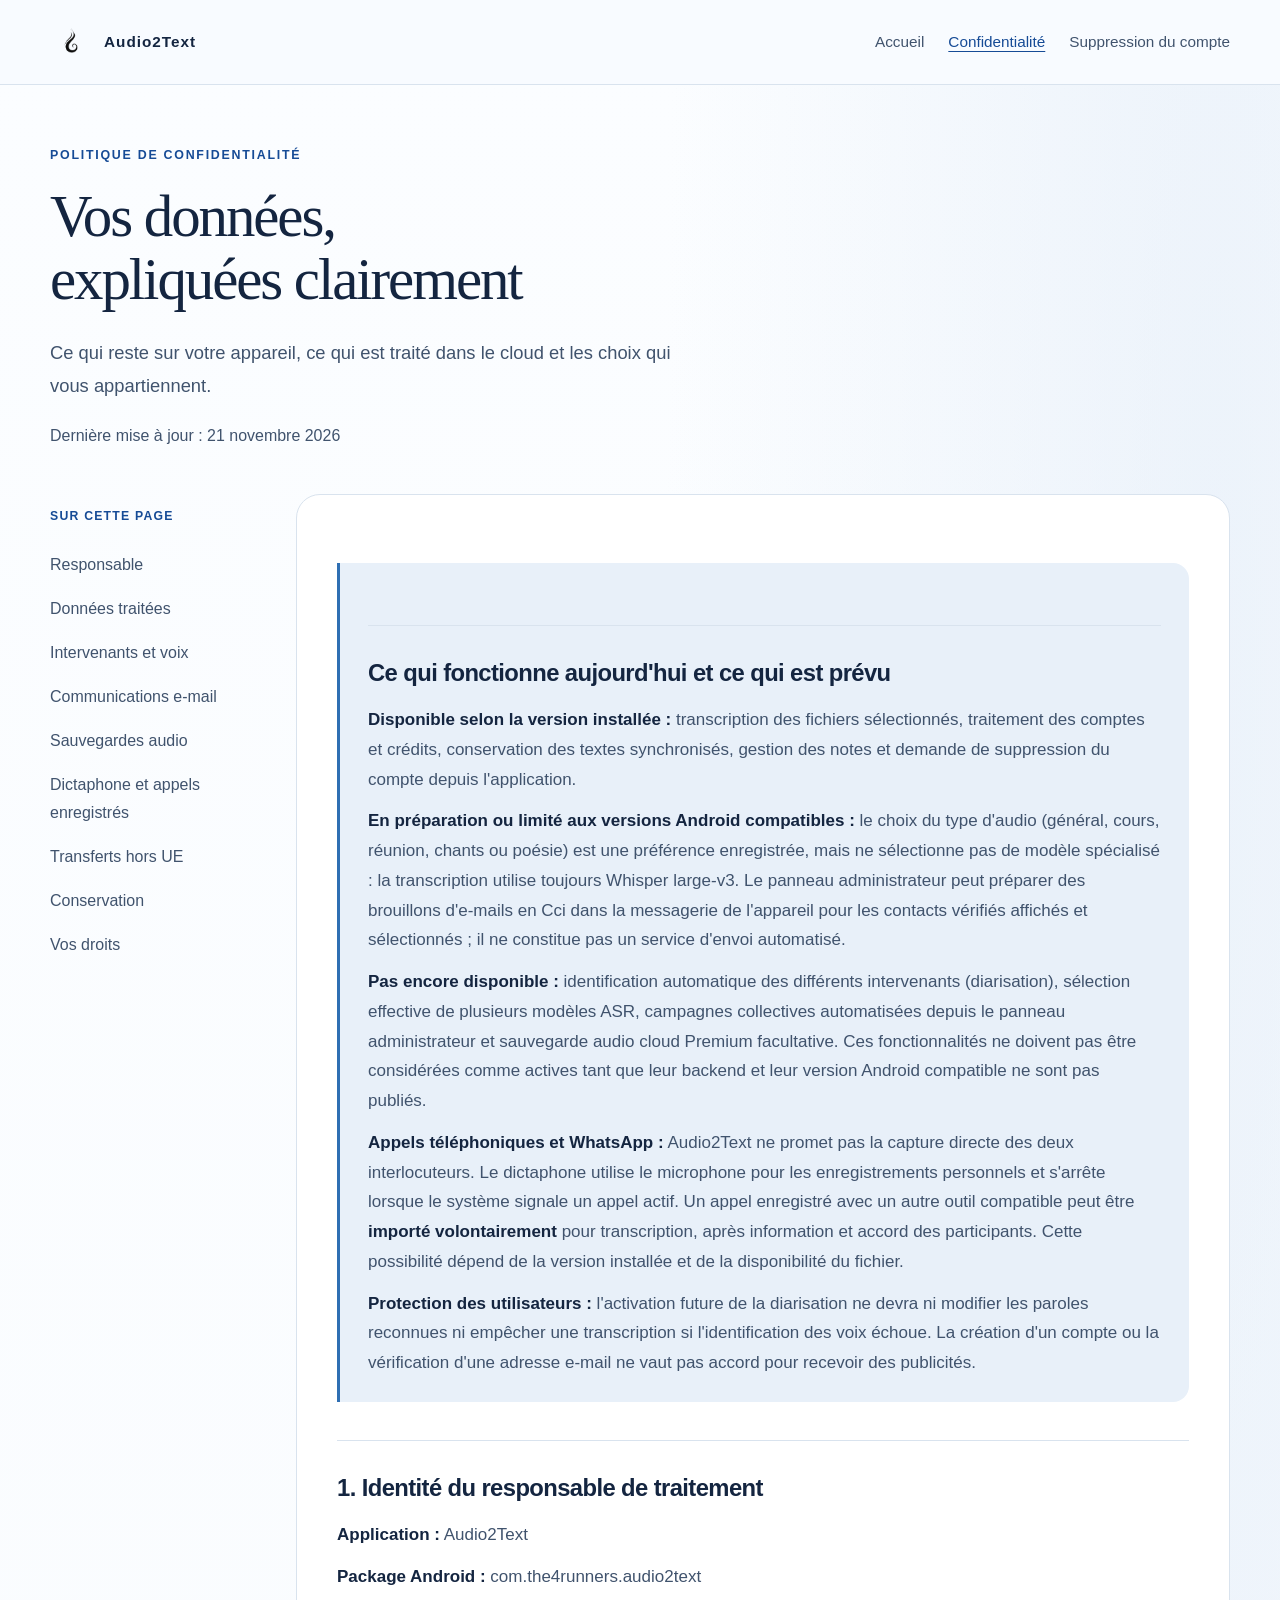
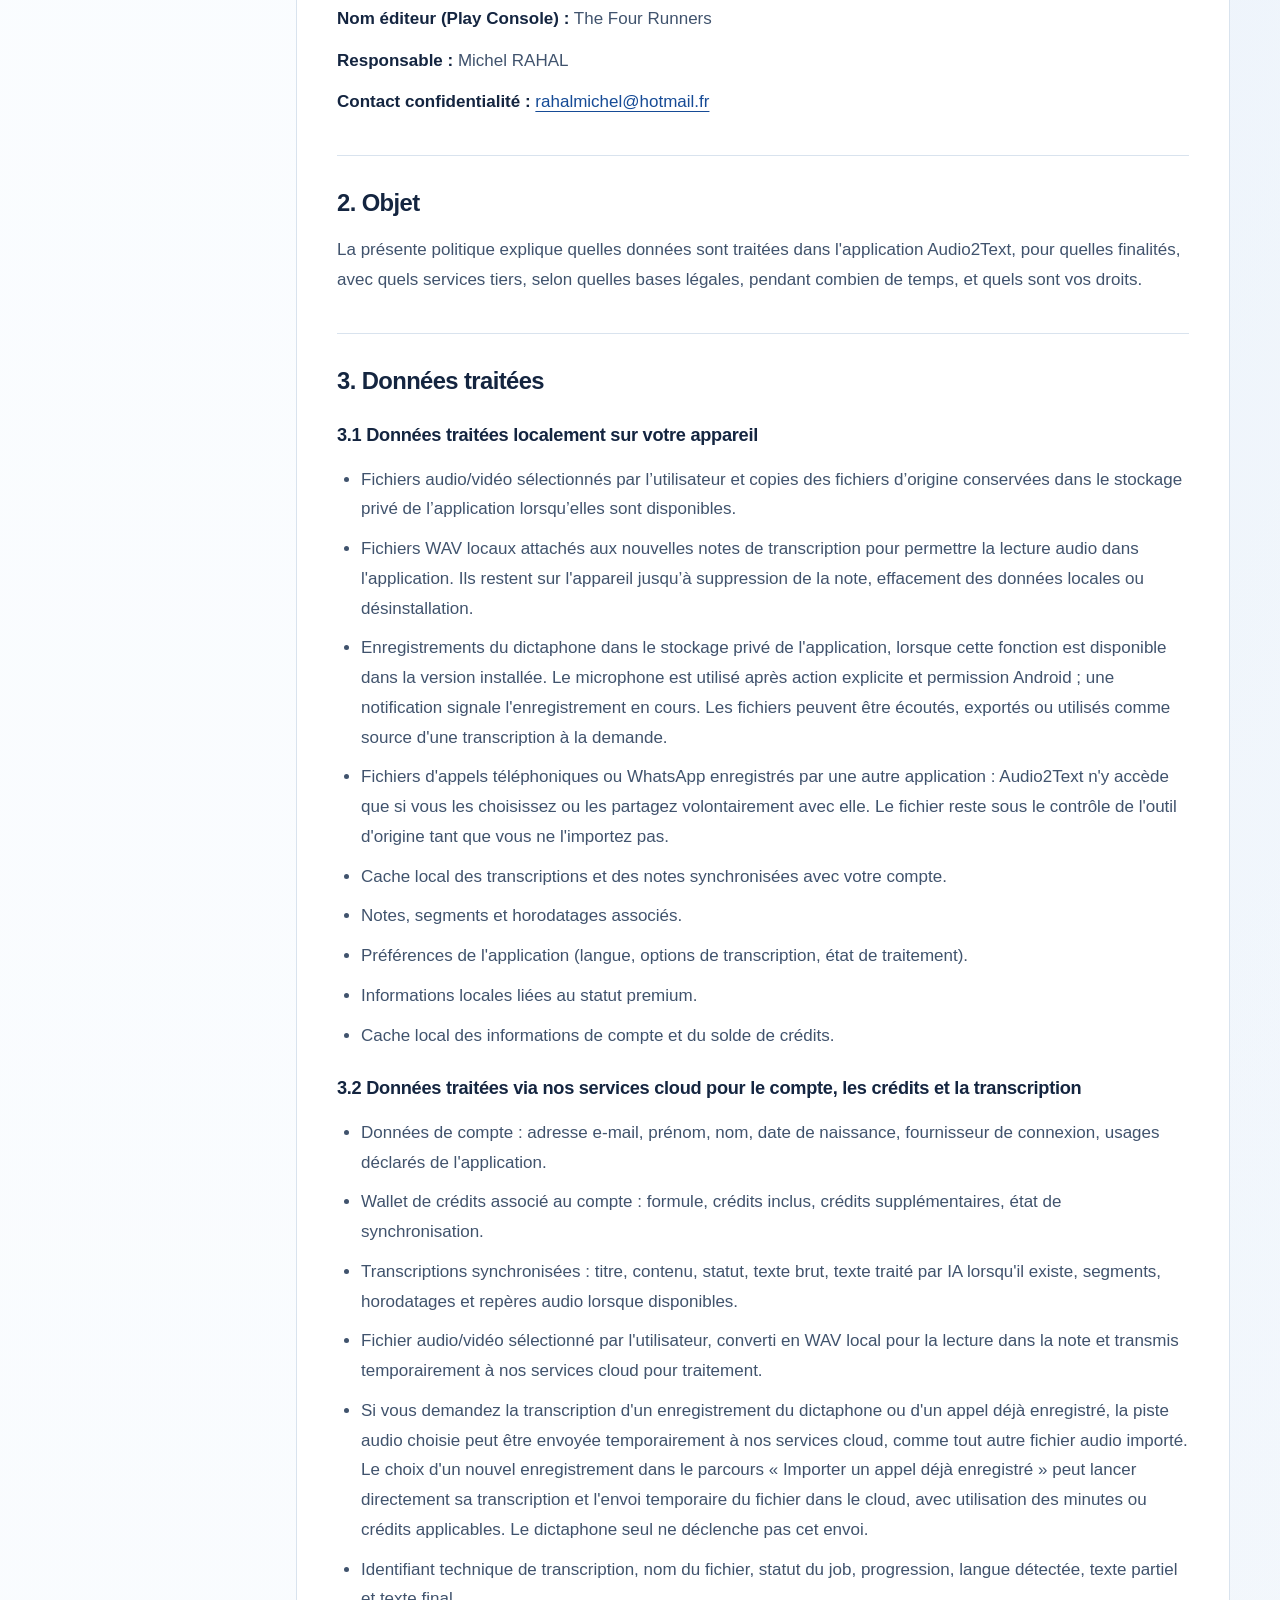
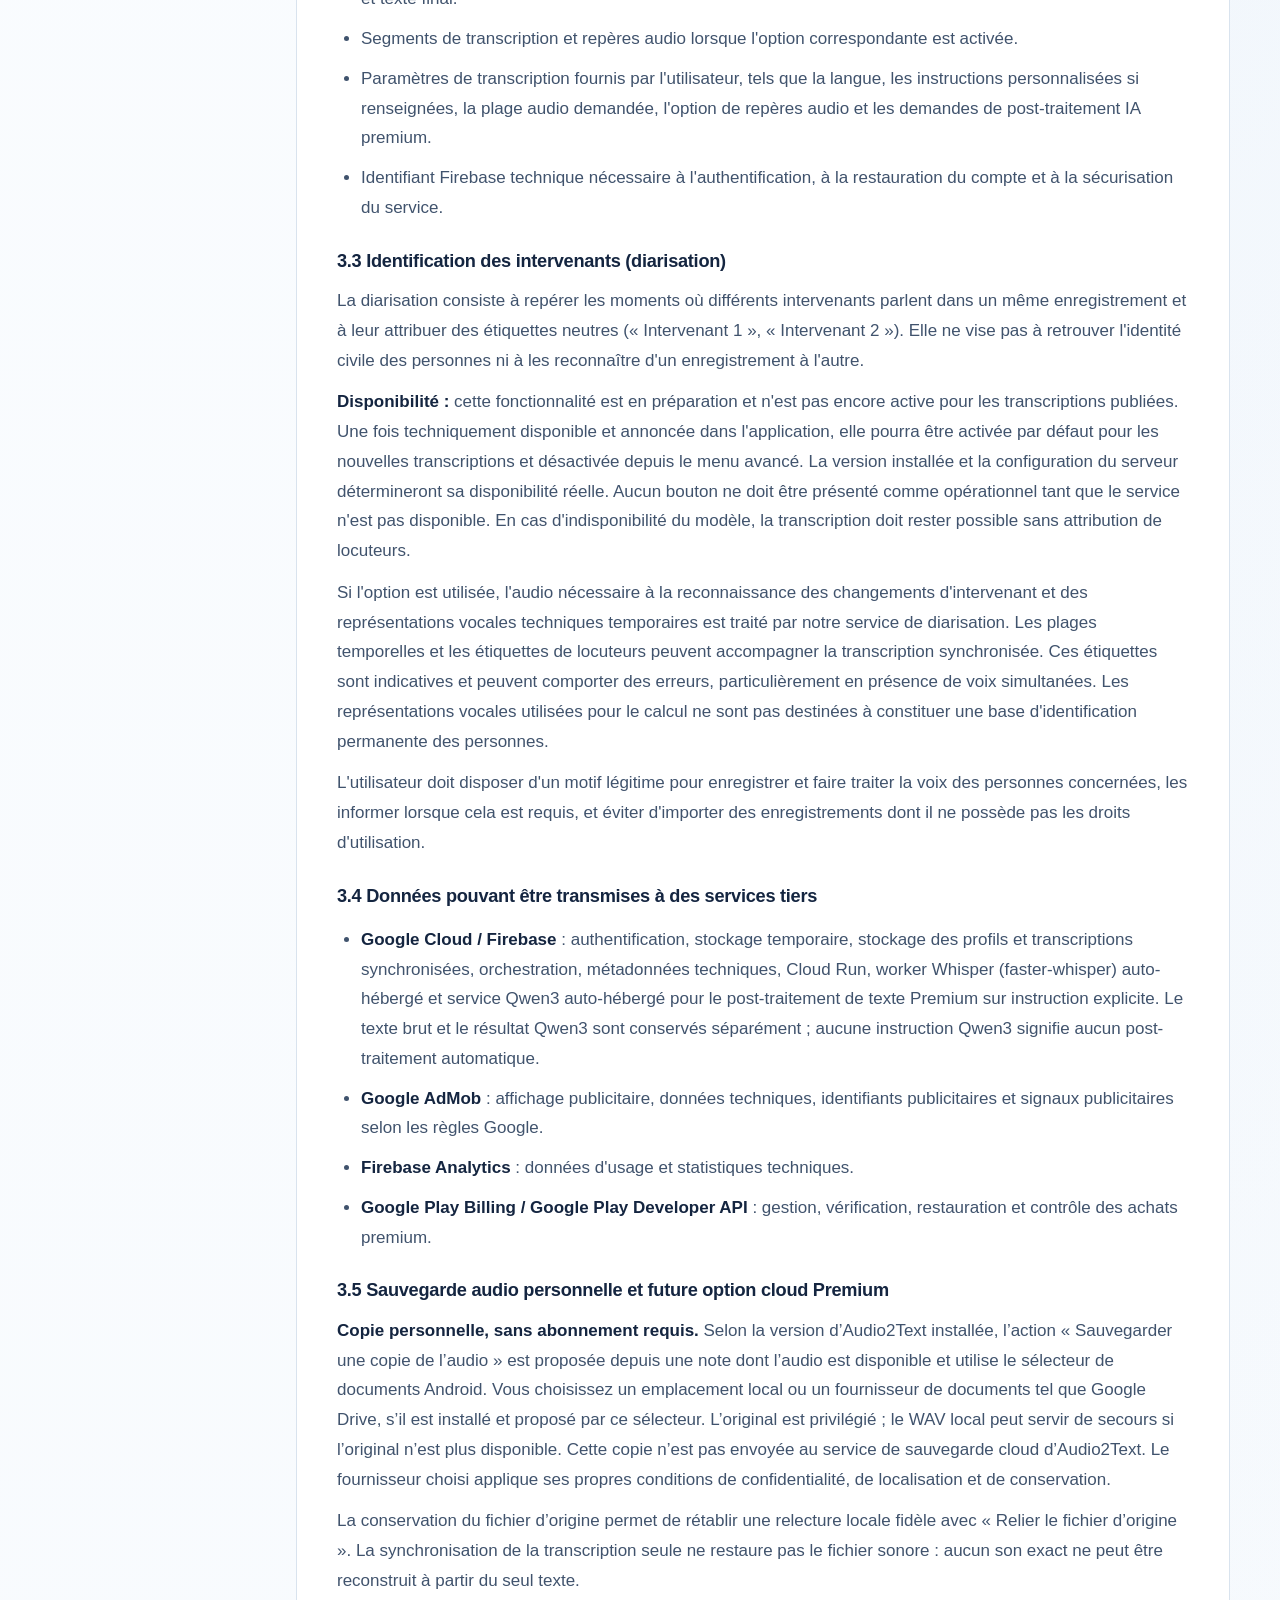
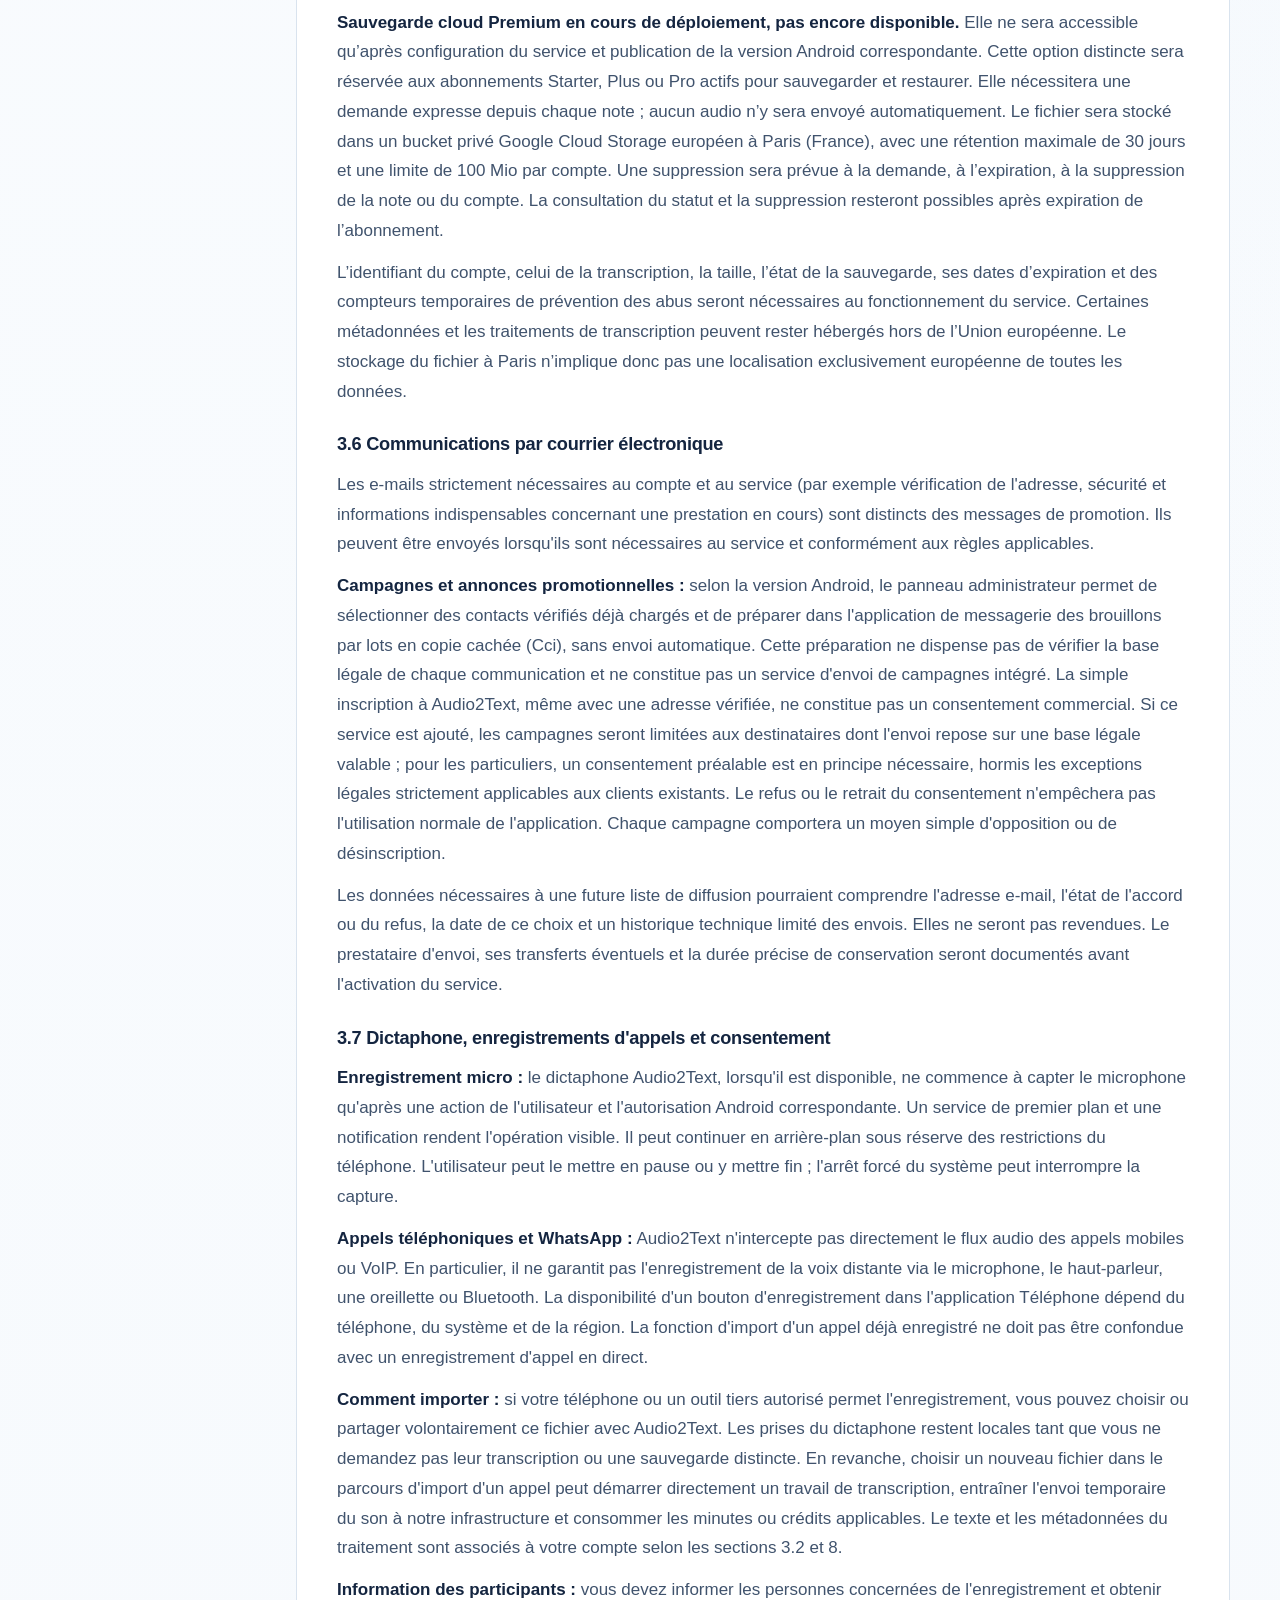
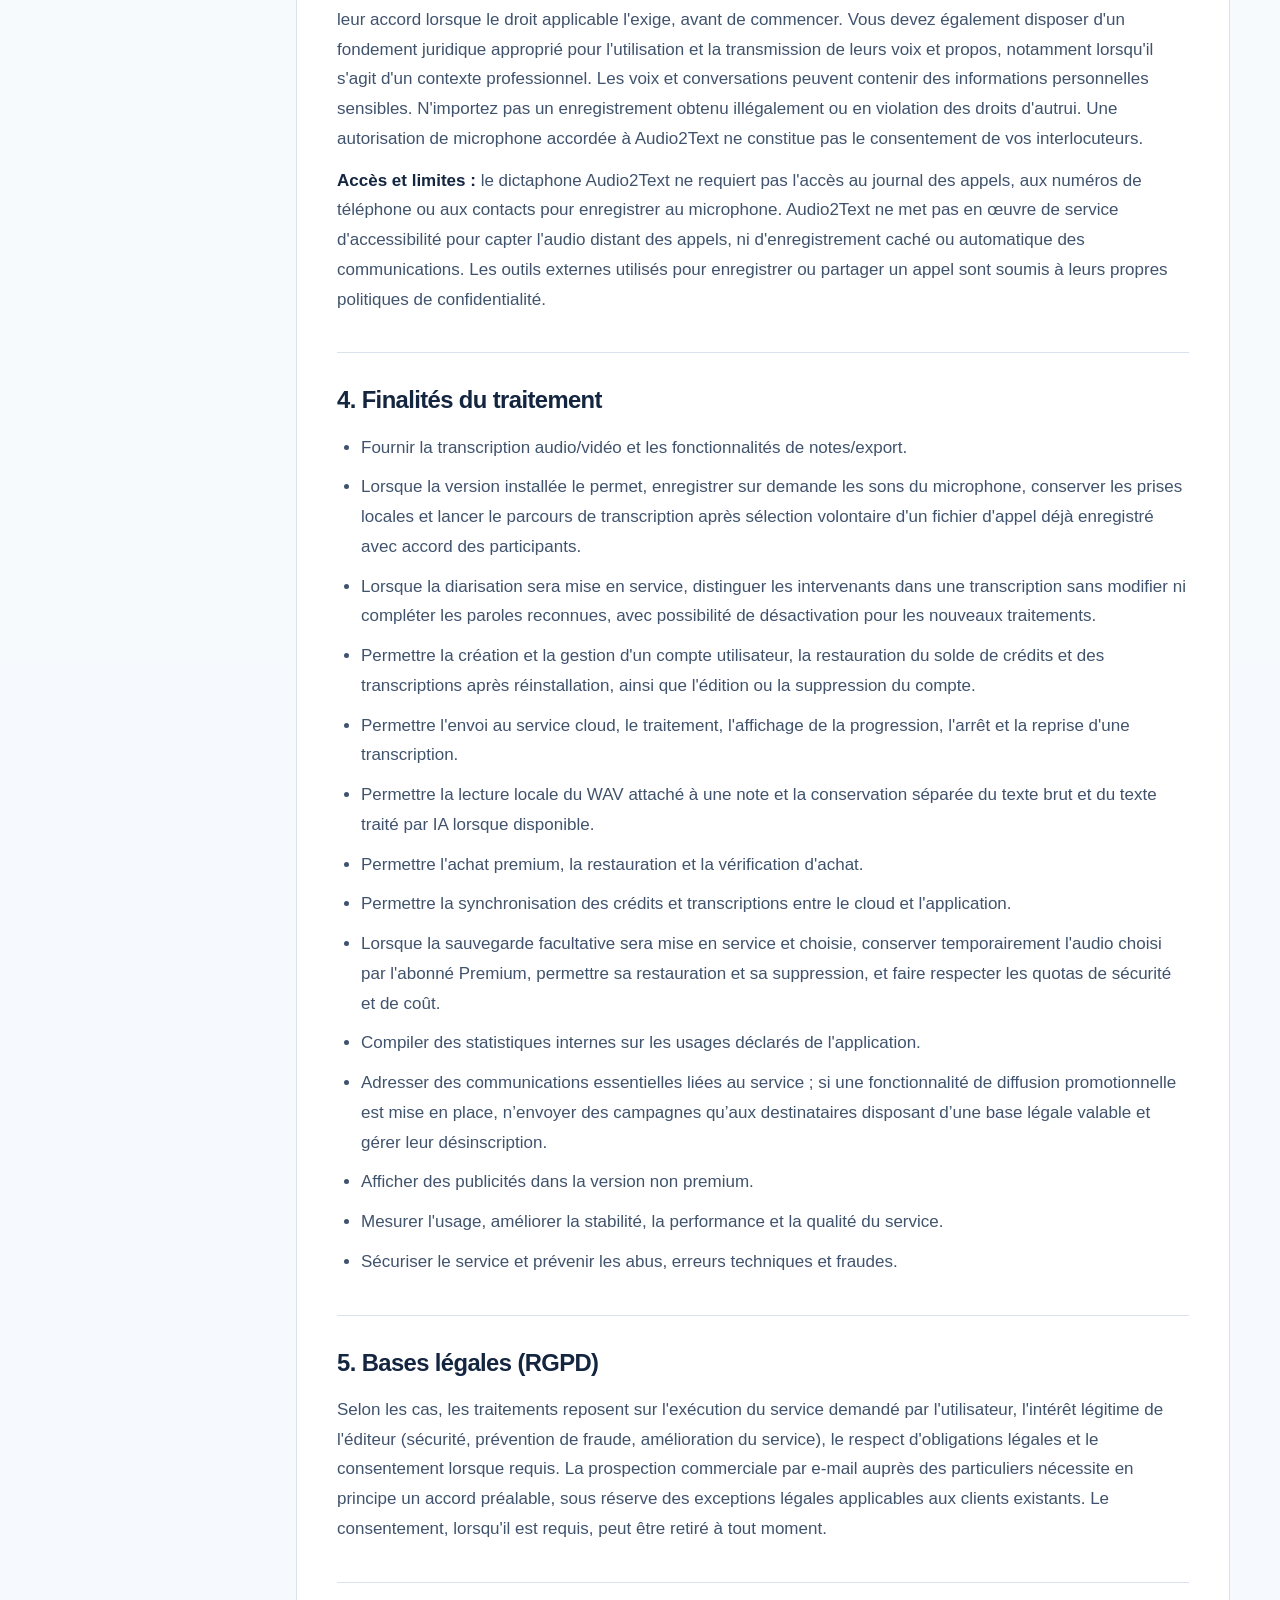
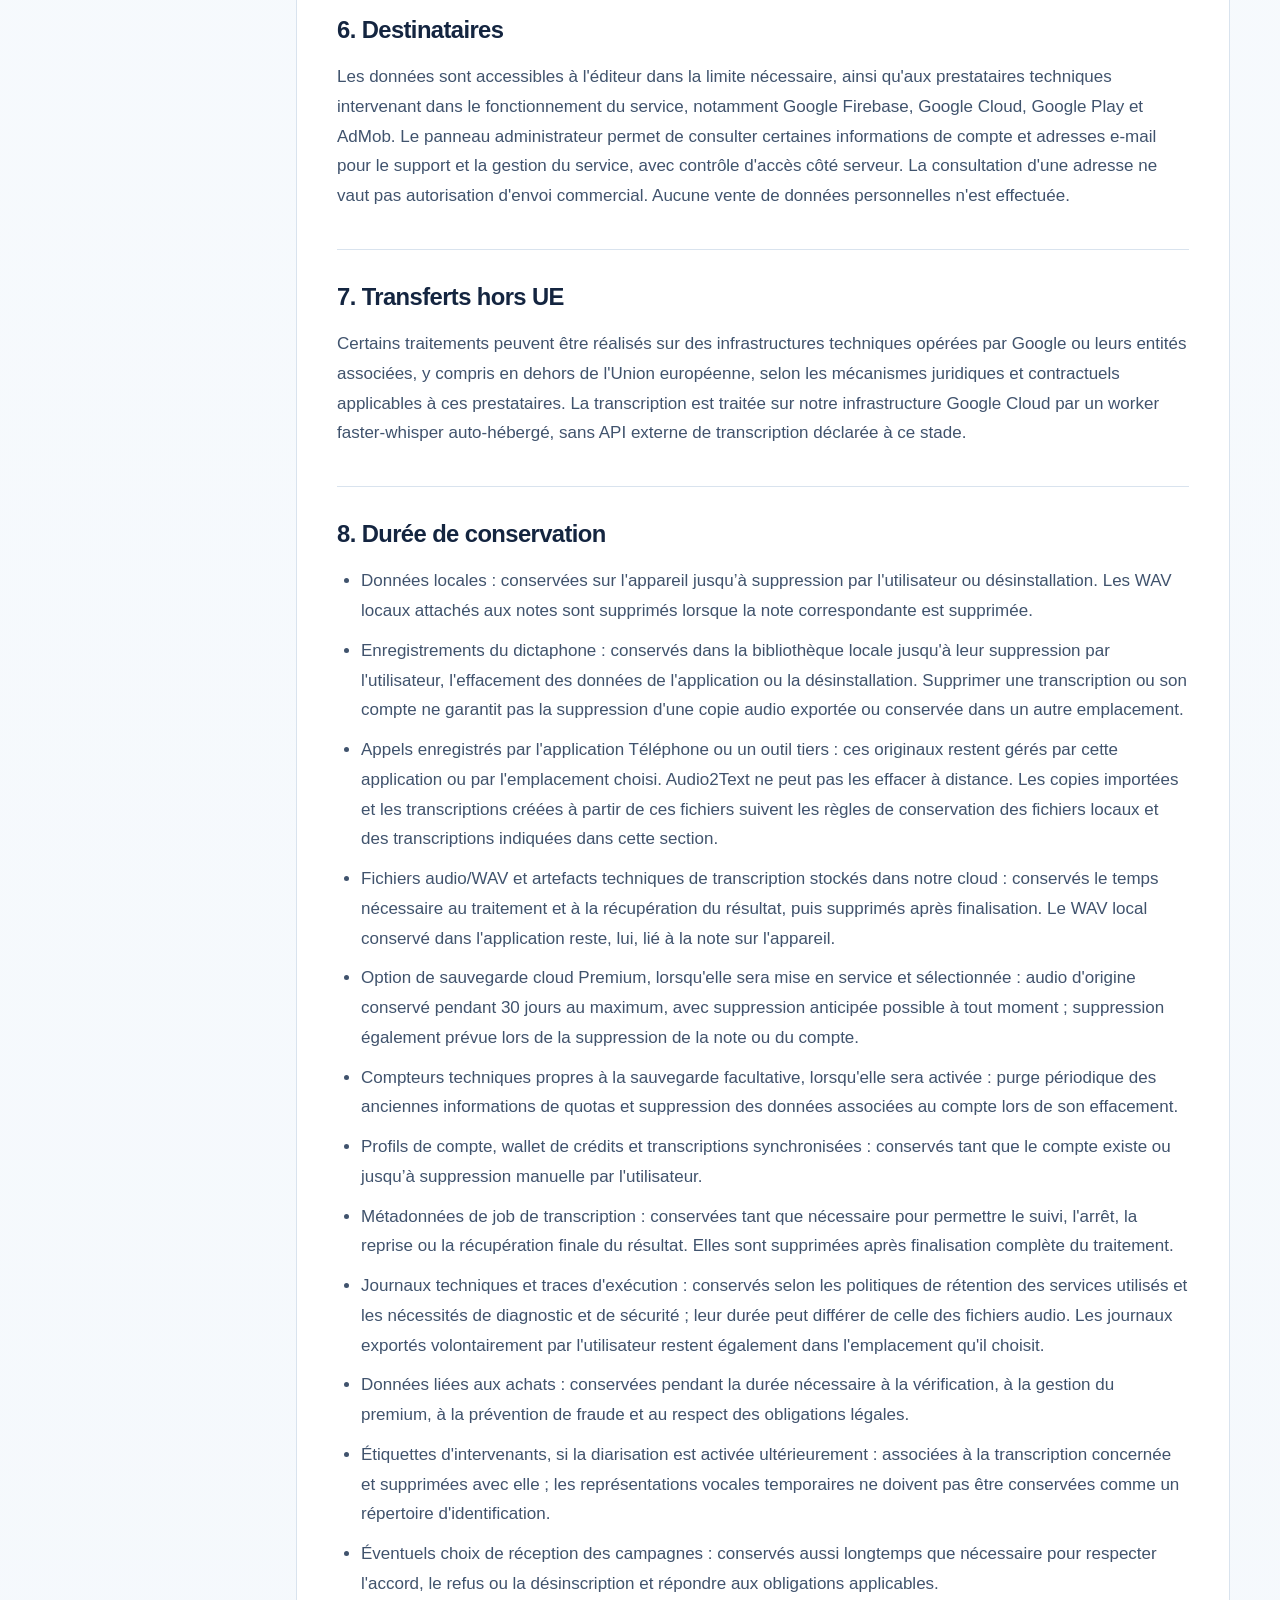
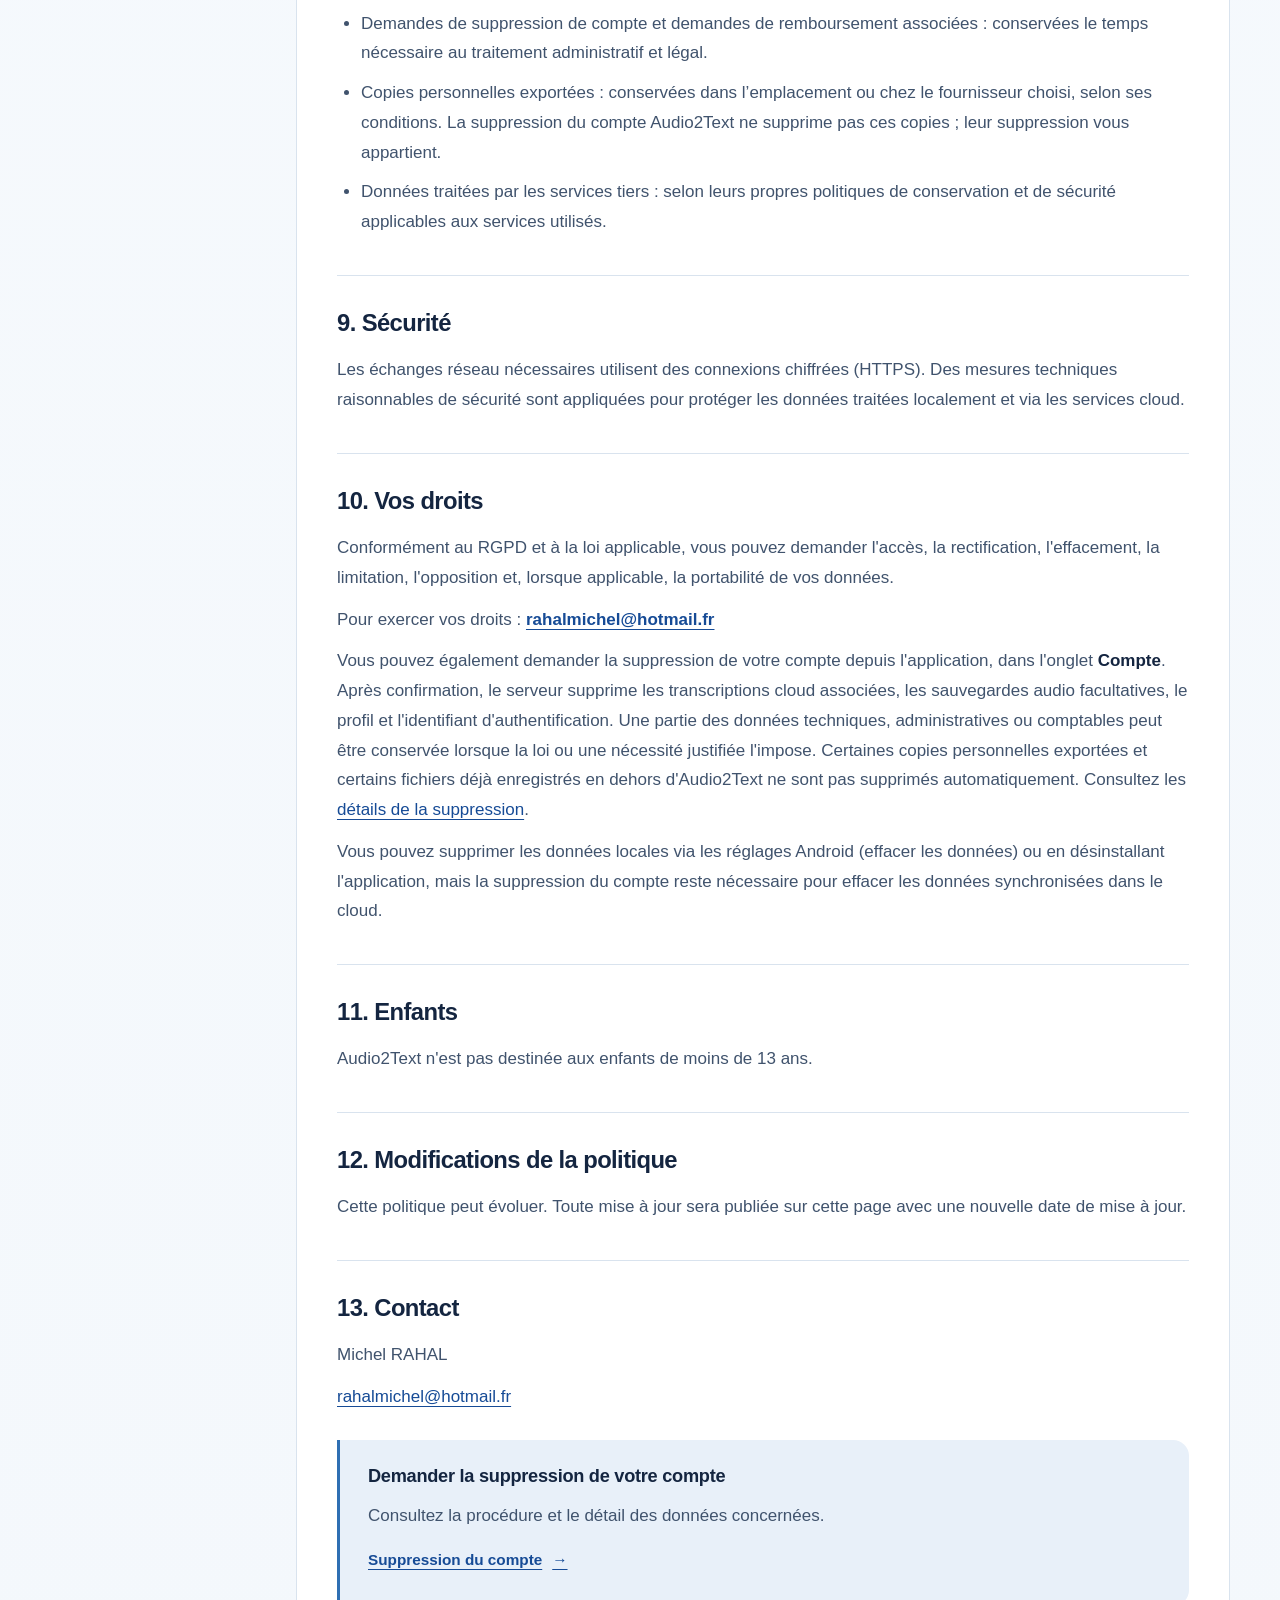
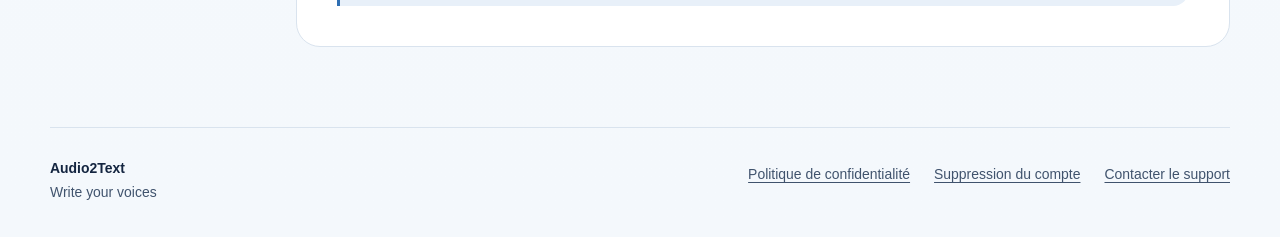
<file: privacy.html>
<!doctype html>
<html lang="fr">
  <head>
    <meta charset="utf-8" />
    <meta name="viewport" content="width=device-width, initial-scale=1" />
    <title>Confidentialité Audio2Text | Données, audio et sauvegardes</title>
    <meta name="description" content="Politique Audio2Text : transcription, éventuelle identification des intervenants, sauvegardes, communications, suppression des données et droits des utilisateurs." />
    <meta name="application-name" content="Audio2Text" />
    <meta name="theme-color" content="#f4f8fc" />
    <link rel="canonical" href="https://the4runners.fr/privacy.html" />
    <link rel="icon" type="image/png" sizes="48x48" href="/assets/branding/favicon-48.png" />
    <link rel="icon" type="image/png" sizes="96x96" href="/assets/branding/favicon-96.png" />
    <link rel="stylesheet" href="/assets/site.css" />
    <meta property="og:type" content="website" />
    <meta property="og:locale" content="fr_FR" />
    <meta property="og:site_name" content="Audio2Text" />
    <meta property="og:title" content="Confidentialité Audio2Text | Données, audio et sauvegardes" />
    <meta property="og:description" content="Données traitées par Audio2Text, transcription Whisper, Qwen3, copies personnelles, future sauvegarde Premium, conservation et droits des utilisateurs." />
    <meta property="og:url" content="https://the4runners.fr/privacy.html" />
    <meta property="og:image" content="https://the4runners.fr/assets/branding/banniere_audio2text.png" />
    <meta property="og:image:alt" content="Paysage enneigé et empreinte Audio2Text, Write your voices" />
    <meta name="twitter:card" content="summary_large_image" />
    <meta name="twitter:title" content="Confidentialité Audio2Text | Données, audio et sauvegardes" />
    <meta name="twitter:description" content="Données traitées par Audio2Text, transcription Whisper, Qwen3, copies personnelles, future sauvegarde Premium, conservation et droits des utilisateurs." />
    <meta name="twitter:image" content="https://the4runners.fr/assets/branding/banniere_audio2text.png" />
  </head>
  <body>
    <a class="skip-link" href="#contenu">Aller au contenu</a>
    <header class="site-header">
      <div class="container header-inner">
        <a class="brand" href="/" aria-label="Audio2Text, accueil"><img src="/assets/branding/logo_audio2text_tr.png" width="44" height="44" alt="" /><span>Audio2Text</span></a>
        <nav class="site-nav" aria-label="Navigation principale">
          <a href="/">Accueil</a>
          <a href="/privacy.html" aria-current="page">Confidentialité</a>
          <a href="/delete-account.html">Suppression du compte</a>
        </nav>
      </div>
    </header>
    <main id="contenu" class="legal-main container" tabindex="-1">
      <div class="legal-heading">
        <p class="eyebrow">Politique de confidentialité</p>
        <h1>Vos données, expliquées clairement</h1>
        <p class="lead">Ce qui reste sur votre appareil, ce qui est traité dans le cloud et les choix qui vous appartiennent.</p>
        <p class="meta">Dernière mise à jour : <time datetime="2026-11-21">21 novembre 2026</time></p>
      </div>
      <div class="legal-layout">
        <nav class="toc" aria-label="Sommaire de la confidentialité">
          <p class="card-label">Sur cette page</p>
          <ul>
            <li><a href="#section-1">Responsable</a></li>
            <li><a href="#section-3">Données traitées</a></li>
            <li><a href="#diarisation">Intervenants et voix</a></li>
            <li><a href="#communications">Communications e-mail</a></li>
            <li><a href="#sauvegarde-audio">Sauvegardes audio</a></li>
            <li><a href="#enregistrement-appels">Dictaphone et appels enregistrés</a></li>
            <li><a href="#section-7">Transferts hors UE</a></li>
            <li><a href="#section-8">Conservation</a></li>
            <li><a href="#section-10">Vos droits</a></li>
          </ul>
        </nav>
        <article class="policy-card">
          <aside class="notice" aria-labelledby="etat-fonctionnalites">
            <h2 id="etat-fonctionnalites">Ce qui fonctionne aujourd'hui et ce qui est prévu</h2>
            <p><strong>Disponible selon la version installée :</strong> transcription des fichiers sélectionnés, traitement des comptes et crédits, conservation des textes synchronisés, gestion des notes et demande de suppression du compte depuis l'application.</p>
            <p><strong>En préparation ou limité aux versions Android compatibles :</strong> le choix du type d'audio (général, cours, réunion, chants ou poésie) est une préférence enregistrée, mais ne sélectionne pas de modèle spécialisé : la transcription utilise toujours Whisper large-v3. Le panneau administrateur peut préparer des brouillons d'e-mails en Cci dans la messagerie de l'appareil pour les contacts vérifiés affichés et sélectionnés ; il ne constitue pas un service d'envoi automatisé.</p>
            <p><strong>Pas encore disponible :</strong> identification automatique des différents intervenants (diarisation), sélection effective de plusieurs modèles ASR, campagnes collectives automatisées depuis le panneau administrateur et sauvegarde audio cloud Premium facultative. Ces fonctionnalités ne doivent pas être considérées comme actives tant que leur backend et leur version Android compatible ne sont pas publiés.</p>
            <p><strong>Appels téléphoniques et WhatsApp :</strong> Audio2Text ne promet pas la capture directe des deux interlocuteurs. Le dictaphone utilise le microphone pour les enregistrements personnels et s'arrête lorsque le système signale un appel actif. Un appel enregistré avec un autre outil compatible peut être <strong>importé volontairement</strong> pour transcription, après information et accord des participants. Cette possibilité dépend de la version installée et de la disponibilité du fichier.</p>
            <p><strong>Protection des utilisateurs :</strong> l'activation future de la diarisation ne devra ni modifier les paroles reconnues ni empêcher une transcription si l'identification des voix échoue. La création d'un compte ou la vérification d'une adresse e-mail ne vaut pas accord pour recevoir des publicités.</p>
          </aside>
          <h2 id="section-1">1. Identité du responsable de traitement</h2>
          <p><strong>Application :</strong> Audio2Text</p>
          <p><strong>Package Android :</strong> com.the4runners.audio2text</p>
          <p><strong>Nom éditeur (Play Console) :</strong> The Four Runners</p>
          <p><strong>Responsable :</strong> Michel RAHAL</p>
          <p><strong>Contact confidentialité :</strong> <a href="mailto:rahalmichel@hotmail.fr">rahalmichel@hotmail.fr</a></p>
          <h2 id="section-2">2. Objet</h2>
          <p>La présente politique explique quelles données sont traitées dans l'application Audio2Text, pour quelles finalités, avec quels services tiers, selon quelles bases légales, pendant combien de temps, et quels sont vos droits.</p>
          <h2 id="section-3">3. Données traitées</h2>
          <h3>3.1 Données traitées localement sur votre appareil</h3>
          <ul>
            <li>Fichiers audio/vidéo sélectionnés par l’utilisateur et copies des fichiers d’origine conservées dans le stockage privé de l’application lorsqu’elles sont disponibles.</li>
            <li>Fichiers WAV locaux attachés aux nouvelles notes de transcription pour permettre la lecture audio dans l'application. Ils restent sur l'appareil jusqu’à suppression de la note, effacement des données locales ou désinstallation.</li>
            <li>Enregistrements du dictaphone dans le stockage privé de l'application, lorsque cette fonction est disponible dans la version installée. Le microphone est utilisé après action explicite et permission Android ; une notification signale l'enregistrement en cours. Les fichiers peuvent être écoutés, exportés ou utilisés comme source d'une transcription à la demande.</li>
            <li>Fichiers d'appels téléphoniques ou WhatsApp enregistrés par une autre application : Audio2Text n'y accède que si vous les choisissez ou les partagez volontairement avec elle. Le fichier reste sous le contrôle de l'outil d'origine tant que vous ne l'importez pas.</li>
            <li>Cache local des transcriptions et des notes synchronisées avec votre compte.</li>
            <li>Notes, segments et horodatages associés.</li>
            <li>Préférences de l'application (langue, options de transcription, état de traitement).</li>
            <li>Informations locales liées au statut premium.</li>
            <li>Cache local des informations de compte et du solde de crédits.</li>
          </ul>
          <h3>3.2 Données traitées via nos services cloud pour le compte, les crédits et la transcription</h3>
          <ul>
            <li>Données de compte : adresse e-mail, prénom, nom, date de naissance, fournisseur de connexion, usages déclarés de l'application.</li>
            <li>Wallet de crédits associé au compte : formule, crédits inclus, crédits supplémentaires, état de synchronisation.</li>
            <li>Transcriptions synchronisées : titre, contenu, statut, texte brut, texte traité par IA lorsqu'il existe, segments, horodatages et repères audio lorsque disponibles.</li>
            <li>Fichier audio/vidéo sélectionné par l'utilisateur, converti en WAV local pour la lecture dans la note et transmis temporairement à nos services cloud pour traitement.</li>
            <li>Si vous demandez la transcription d'un enregistrement du dictaphone ou d'un appel déjà enregistré, la piste audio choisie peut être envoyée temporairement à nos services cloud, comme tout autre fichier audio importé. Le choix d'un nouvel enregistrement dans le parcours « Importer un appel déjà enregistré » peut lancer directement sa transcription et l'envoi temporaire du fichier dans le cloud, avec utilisation des minutes ou crédits applicables. Le dictaphone seul ne déclenche pas cet envoi.</li>
            <li>Identifiant technique de transcription, nom du fichier, statut du job, progression, langue détectée, texte partiel et texte final.</li>
            <li>Segments de transcription et repères audio lorsque l'option correspondante est activée.</li>
            <li>Paramètres de transcription fournis par l'utilisateur, tels que la langue, les instructions personnalisées si renseignées, la plage audio demandée, l'option de repères audio et les demandes de post-traitement IA premium.</li>
            <li>Identifiant Firebase technique nécessaire à l'authentification, à la restauration du compte et à la sécurisation du service.</li>
          </ul>
          <h3 id="diarisation">3.3 Identification des intervenants (diarisation)</h3>
          <p>La diarisation consiste à repérer les moments où différents intervenants parlent dans un même enregistrement et à leur attribuer des étiquettes neutres (« Intervenant 1 », « Intervenant 2 »). Elle ne vise pas à retrouver l'identité civile des personnes ni à les reconnaître d'un enregistrement à l'autre.</p>
          <p><strong>Disponibilité :</strong> cette fonctionnalité est en préparation et n'est pas encore active pour les transcriptions publiées. Une fois techniquement disponible et annoncée dans l'application, elle pourra être activée par défaut pour les nouvelles transcriptions et désactivée depuis le menu avancé. La version installée et la configuration du serveur détermineront sa disponibilité réelle. Aucun bouton ne doit être présenté comme opérationnel tant que le service n'est pas disponible. En cas d'indisponibilité du modèle, la transcription doit rester possible sans attribution de locuteurs.</p>
          <p>Si l'option est utilisée, l'audio nécessaire à la reconnaissance des changements d'intervenant et des représentations vocales techniques temporaires est traité par notre service de diarisation. Les plages temporelles et les étiquettes de locuteurs peuvent accompagner la transcription synchronisée. Ces étiquettes sont indicatives et peuvent comporter des erreurs, particulièrement en présence de voix simultanées. Les représentations vocales utilisées pour le calcul ne sont pas destinées à constituer une base d'identification permanente des personnes.</p>
          <p>L'utilisateur doit disposer d'un motif légitime pour enregistrer et faire traiter la voix des personnes concernées, les informer lorsque cela est requis, et éviter d'importer des enregistrements dont il ne possède pas les droits d'utilisation.</p>
          <h3>3.4 Données pouvant être transmises à des services tiers</h3>
          <ul>
            <li><strong>Google Cloud / Firebase</strong> : authentification, stockage temporaire, stockage des profils et transcriptions synchronisées, orchestration, métadonnées techniques, Cloud Run, worker Whisper (faster-whisper) auto-hébergé et service Qwen3 auto-hébergé pour le post-traitement de texte Premium sur instruction explicite. Le texte brut et le résultat Qwen3 sont conservés séparément ; aucune instruction Qwen3 signifie aucun post-traitement automatique.</li>
            <li><strong>Google AdMob</strong> : affichage publicitaire, données techniques, identifiants publicitaires et signaux publicitaires selon les règles Google.</li>
            <li><strong>Firebase Analytics</strong> : données d'usage et statistiques techniques.</li>
            <li><strong>Google Play Billing / Google Play Developer API</strong> : gestion, vérification, restauration et contrôle des achats premium.</li>
          </ul>
          <!-- Disponibilité à réévaluer uniquement après configuration serveur et publication Android. -->
          <h3 id="sauvegarde-audio">3.5 Sauvegarde audio personnelle et future option cloud Premium</h3>
          <p><strong>Copie personnelle, sans abonnement requis.</strong> Selon la version d’Audio2Text installée, l’action « Sauvegarder une copie de l’audio » est proposée depuis une note dont l’audio est disponible et utilise le sélecteur de documents Android. Vous choisissez un emplacement local ou un fournisseur de documents tel que Google Drive, s’il est installé et proposé par ce sélecteur. L’original est privilégié ; le WAV local peut servir de secours si l’original n’est plus disponible. Cette copie n’est pas envoyée au service de sauvegarde cloud d’Audio2Text. Le fournisseur choisi applique ses propres conditions de confidentialité, de localisation et de conservation.</p>
          <p>La conservation du fichier d’origine permet de rétablir une relecture locale fidèle avec « Relier le fichier d’origine ». La synchronisation de la transcription seule ne restaure pas le fichier sonore : aucun son exact ne peut être reconstruit à partir du seul texte.</p>
          <p><strong>Sauvegarde cloud Premium en cours de déploiement, pas encore disponible.</strong> Elle ne sera accessible qu’après configuration du service et publication de la version Android correspondante. Cette option distincte sera réservée aux abonnements Starter, Plus ou Pro actifs pour sauvegarder et restaurer. Elle nécessitera une demande expresse depuis chaque note ; aucun audio n’y sera envoyé automatiquement. Le fichier sera stocké dans un bucket privé Google Cloud Storage européen à Paris (France), avec une rétention maximale de 30 jours et une limite de 100 Mio par compte. Une suppression sera prévue à la demande, à l’expiration, à la suppression de la note ou du compte. La consultation du statut et la suppression resteront possibles après expiration de l’abonnement.</p>
          <p>L’identifiant du compte, celui de la transcription, la taille, l’état de la sauvegarde, ses dates d’expiration et des compteurs temporaires de prévention des abus seront nécessaires au fonctionnement du service. Certaines métadonnées et les traitements de transcription peuvent rester hébergés hors de l’Union européenne. Le stockage du fichier à Paris n’implique donc pas une localisation exclusivement européenne de toutes les données.</p>
          <h3 id="communications">3.6 Communications par courrier électronique</h3>
          <p>Les e-mails strictement nécessaires au compte et au service (par exemple vérification de l'adresse, sécurité et informations indispensables concernant une prestation en cours) sont distincts des messages de promotion. Ils peuvent être envoyés lorsqu'ils sont nécessaires au service et conformément aux règles applicables.</p>
          <p><strong>Campagnes et annonces promotionnelles :</strong> selon la version Android, le panneau administrateur permet de sélectionner des contacts vérifiés déjà chargés et de préparer dans l'application de messagerie des brouillons par lots en copie cachée (Cci), sans envoi automatique. Cette préparation ne dispense pas de vérifier la base légale de chaque communication et ne constitue pas un service d'envoi de campagnes intégré. La simple inscription à Audio2Text, même avec une adresse vérifiée, ne constitue pas un consentement commercial. Si ce service est ajouté, les campagnes seront limitées aux destinataires dont l'envoi repose sur une base légale valable ; pour les particuliers, un consentement préalable est en principe nécessaire, hormis les exceptions légales strictement applicables aux clients existants. Le refus ou le retrait du consentement n'empêchera pas l'utilisation normale de l'application. Chaque campagne comportera un moyen simple d'opposition ou de désinscription.</p>
          <p>Les données nécessaires à une future liste de diffusion pourraient comprendre l'adresse e-mail, l'état de l'accord ou du refus, la date de ce choix et un historique technique limité des envois. Elles ne seront pas revendues. Le prestataire d'envoi, ses transferts éventuels et la durée précise de conservation seront documentés avant l'activation du service.</p>
          <h3 id="enregistrement-appels">3.7 Dictaphone, enregistrements d'appels et consentement</h3>
          <p><strong>Enregistrement micro :</strong> le dictaphone Audio2Text, lorsqu'il est disponible, ne commence à capter le microphone qu'après une action de l'utilisateur et l'autorisation Android correspondante. Un service de premier plan et une notification rendent l'opération visible. Il peut continuer en arrière-plan sous réserve des restrictions du téléphone. L'utilisateur peut le mettre en pause ou y mettre fin ; l'arrêt forcé du système peut interrompre la capture.</p>
          <p><strong>Appels téléphoniques et WhatsApp :</strong> Audio2Text n'intercepte pas directement le flux audio des appels mobiles ou VoIP. En particulier, il ne garantit pas l'enregistrement de la voix distante via le microphone, le haut-parleur, une oreillette ou Bluetooth. La disponibilité d'un bouton d'enregistrement dans l'application Téléphone dépend du téléphone, du système et de la région. La fonction d'import d'un appel déjà enregistré ne doit pas être confondue avec un enregistrement d'appel en direct.</p>
          <p><strong>Comment importer :</strong> si votre téléphone ou un outil tiers autorisé permet l'enregistrement, vous pouvez choisir ou partager volontairement ce fichier avec Audio2Text. Les prises du dictaphone restent locales tant que vous ne demandez pas leur transcription ou une sauvegarde distincte. En revanche, choisir un nouveau fichier dans le parcours d'import d'un appel peut démarrer directement un travail de transcription, entraîner l'envoi temporaire du son à notre infrastructure et consommer les minutes ou crédits applicables. Le texte et les métadonnées du traitement sont associés à votre compte selon les sections 3.2 et 8.</p>
          <p><strong>Information des participants :</strong> vous devez informer les personnes concernées de l'enregistrement et obtenir leur accord lorsque le droit applicable l'exige, avant de commencer. Vous devez également disposer d'un fondement juridique approprié pour l'utilisation et la transmission de leurs voix et propos, notamment lorsqu'il s'agit d'un contexte professionnel. Les voix et conversations peuvent contenir des informations personnelles sensibles. N'importez pas un enregistrement obtenu illégalement ou en violation des droits d'autrui. Une autorisation de microphone accordée à Audio2Text ne constitue pas le consentement de vos interlocuteurs.</p>
          <p><strong>Accès et limites :</strong> le dictaphone Audio2Text ne requiert pas l'accès au journal des appels, aux numéros de téléphone ou aux contacts pour enregistrer au microphone. Audio2Text ne met pas en œuvre de service d'accessibilité pour capter l'audio distant des appels, ni d'enregistrement caché ou automatique des communications. Les outils externes utilisés pour enregistrer ou partager un appel sont soumis à leurs propres politiques de confidentialité.</p>
          <h2 id="section-4">4. Finalités du traitement</h2>
          <ul>
            <li>Fournir la transcription audio/vidéo et les fonctionnalités de notes/export.</li>
            <li>Lorsque la version installée le permet, enregistrer sur demande les sons du microphone, conserver les prises locales et lancer le parcours de transcription après sélection volontaire d'un fichier d'appel déjà enregistré avec accord des participants.</li>
            <li>Lorsque la diarisation sera mise en service, distinguer les intervenants dans une transcription sans modifier ni compléter les paroles reconnues, avec possibilité de désactivation pour les nouveaux traitements.</li>
            <li>Permettre la création et la gestion d'un compte utilisateur, la restauration du solde de crédits et des transcriptions après réinstallation, ainsi que l'édition ou la suppression du compte.</li>
            <li>Permettre l'envoi au service cloud, le traitement, l'affichage de la progression, l'arrêt et la reprise d'une transcription.</li>
            <li>Permettre la lecture locale du WAV attaché à une note et la conservation séparée du texte brut et du texte traité par IA lorsque disponible.</li>
            <li>Permettre l'achat premium, la restauration et la vérification d'achat.</li>
            <li>Permettre la synchronisation des crédits et transcriptions entre le cloud et l'application.</li>
            <li>Lorsque la sauvegarde facultative sera mise en service et choisie, conserver temporairement l'audio choisi par l'abonné Premium, permettre sa restauration et sa suppression, et faire respecter les quotas de sécurité et de coût.</li>
            <li>Compiler des statistiques internes sur les usages déclarés de l'application.</li>
            <li>Adresser des communications essentielles liées au service ; si une fonctionnalité de diffusion promotionnelle est mise en place, n’envoyer des campagnes qu’aux destinataires disposant d’une base légale valable et gérer leur désinscription.</li>
            <li>Afficher des publicités dans la version non premium.</li>
            <li>Mesurer l'usage, améliorer la stabilité, la performance et la qualité du service.</li>
            <li>Sécuriser le service et prévenir les abus, erreurs techniques et fraudes.</li>
          </ul>
          <h2 id="section-5">5. Bases légales (RGPD)</h2>
          <p>Selon les cas, les traitements reposent sur l'exécution du service demandé par l'utilisateur, l'intérêt légitime de l'éditeur (sécurité, prévention de fraude, amélioration du service), le respect d'obligations légales et le consentement lorsque requis. La prospection commerciale par e-mail auprès des particuliers nécessite en principe un accord préalable, sous réserve des exceptions légales applicables aux clients existants. Le consentement, lorsqu'il est requis, peut être retiré à tout moment.</p>
          <h2 id="section-6">6. Destinataires</h2>
          <p>Les données sont accessibles à l'éditeur dans la limite nécessaire, ainsi qu'aux prestataires techniques intervenant dans le fonctionnement du service, notamment Google Firebase, Google Cloud, Google Play et AdMob. Le panneau administrateur permet de consulter certaines informations de compte et adresses e-mail pour le support et la gestion du service, avec contrôle d'accès côté serveur. La consultation d'une adresse ne vaut pas autorisation d'envoi commercial. Aucune vente de données personnelles n'est effectuée.</p>
          <h2 id="section-7">7. Transferts hors UE</h2>
          <p>Certains traitements peuvent être réalisés sur des infrastructures techniques opérées par Google ou leurs entités associées, y compris en dehors de l'Union européenne, selon les mécanismes juridiques et contractuels applicables à ces prestataires. La transcription est traitée sur notre infrastructure Google Cloud par un worker faster-whisper auto-hébergé, sans API externe de transcription déclarée à ce stade.</p>
          <h2 id="section-8">8. Durée de conservation</h2>
          <ul>
            <li>Données locales : conservées sur l'appareil jusqu’à suppression par l'utilisateur ou désinstallation. Les WAV locaux attachés aux notes sont supprimés lorsque la note correspondante est supprimée.</li>
            <li>Enregistrements du dictaphone : conservés dans la bibliothèque locale jusqu'à leur suppression par l'utilisateur, l'effacement des données de l'application ou la désinstallation. Supprimer une transcription ou son compte ne garantit pas la suppression d'une copie audio exportée ou conservée dans un autre emplacement.</li>
            <li>Appels enregistrés par l'application Téléphone ou un outil tiers : ces originaux restent gérés par cette application ou par l'emplacement choisi. Audio2Text ne peut pas les effacer à distance. Les copies importées et les transcriptions créées à partir de ces fichiers suivent les règles de conservation des fichiers locaux et des transcriptions indiquées dans cette section.</li>
            <li>Fichiers audio/WAV et artefacts techniques de transcription stockés dans notre cloud : conservés le temps nécessaire au traitement et à la récupération du résultat, puis supprimés après finalisation. Le WAV local conservé dans l'application reste, lui, lié à la note sur l'appareil.</li>
            <li>Option de sauvegarde cloud Premium, lorsqu'elle sera mise en service et sélectionnée : audio d'origine conservé pendant 30 jours au maximum, avec suppression anticipée possible à tout moment ; suppression également prévue lors de la suppression de la note ou du compte.</li>
            <li>Compteurs techniques propres à la sauvegarde facultative, lorsqu'elle sera activée : purge périodique des anciennes informations de quotas et suppression des données associées au compte lors de son effacement.</li>
            <li>Profils de compte, wallet de crédits et transcriptions synchronisées : conservés tant que le compte existe ou jusqu’à suppression manuelle par l'utilisateur.</li>
            <li>Métadonnées de job de transcription : conservées tant que nécessaire pour permettre le suivi, l'arrêt, la reprise ou la récupération finale du résultat. Elles sont supprimées après finalisation complète du traitement.</li>
            <li>Journaux techniques et traces d'exécution : conservés selon les politiques de rétention des services utilisés et les nécessités de diagnostic et de sécurité ; leur durée peut différer de celle des fichiers audio. Les journaux exportés volontairement par l'utilisateur restent également dans l'emplacement qu'il choisit.</li>
            <li>Données liées aux achats : conservées pendant la durée nécessaire à la vérification, à la gestion du premium, à la prévention de fraude et au respect des obligations légales.</li>
            <li>Étiquettes d'intervenants, si la diarisation est activée ultérieurement : associées à la transcription concernée et supprimées avec elle ; les représentations vocales temporaires ne doivent pas être conservées comme un répertoire d'identification.</li>
            <li>Éventuels choix de réception des campagnes : conservés aussi longtemps que nécessaire pour respecter l'accord, le refus ou la désinscription et répondre aux obligations applicables.</li>
            <li>Demandes de suppression de compte et demandes de remboursement associées : conservées le temps nécessaire au traitement administratif et légal.</li>
            <li>Copies personnelles exportées : conservées dans l’emplacement ou chez le fournisseur choisi, selon ses conditions. La suppression du compte Audio2Text ne supprime pas ces copies ; leur suppression vous appartient.</li>
            <li>Données traitées par les services tiers : selon leurs propres politiques de conservation et de sécurité applicables aux services utilisés.</li>
          </ul>
          <h2 id="section-9">9. Sécurité</h2>
          <p>Les échanges réseau nécessaires utilisent des connexions chiffrées (HTTPS). Des mesures techniques raisonnables de sécurité sont appliquées pour protéger les données traitées localement et via les services cloud.</p>
          <h2 id="section-10">10. Vos droits</h2>
          <p>Conformément au RGPD et à la loi applicable, vous pouvez demander l'accès, la rectification, l'effacement, la limitation, l'opposition et, lorsque applicable, la portabilité de vos données.</p>
          <p>Pour exercer vos droits : <strong><a href="mailto:rahalmichel@hotmail.fr">rahalmichel@hotmail.fr</a></strong></p>
          <p>Vous pouvez également demander la suppression de votre compte depuis l'application, dans l'onglet <strong>Compte</strong>. Après confirmation, le serveur supprime les transcriptions cloud associées, les sauvegardes audio facultatives, le profil et l'identifiant d'authentification. Une partie des données techniques, administratives ou comptables peut être conservée lorsque la loi ou une nécessité justifiée l'impose. Certaines copies personnelles exportées et certains fichiers déjà enregistrés en dehors d'Audio2Text ne sont pas supprimés automatiquement. Consultez les <a href="/delete-account.html">détails de la suppression</a>.</p>
          <p>Vous pouvez supprimer les données locales via les réglages Android (effacer les données) ou en désinstallant l'application, mais la suppression du compte reste nécessaire pour effacer les données synchronisées dans le cloud.</p>
          <h2 id="section-11">11. Enfants</h2>
          <p>Audio2Text n'est pas destinée aux enfants de moins de 13 ans.</p>
          <h2 id="section-12">12. Modifications de la politique</h2>
          <p>Cette politique peut évoluer. Toute mise à jour sera publiée sur cette page avec une nouvelle date de mise à jour.</p>
          <h2 id="section-13">13. Contact</h2>
          <p>Michel RAHAL</p>
          <p><a href="mailto:rahalmichel@hotmail.fr">rahalmichel@hotmail.fr</a></p>
          <aside class="notice">
            <h3>Demander la suppression de votre compte</h3>
            <p>Consultez la procédure et le détail des données concernées.</p>
            <a class="text-link" href="/delete-account.html">Suppression du compte <span aria-hidden="true">→</span></a>
          </aside>
        </article>
      </div>
    </main>
    <footer class="site-footer">
      <div class="container footer-inner">
        <p><strong>Audio2Text</strong><br />Write your voices</p>
        <nav aria-label="Informations légales et contact">
          <a href="/privacy.html">Politique de confidentialité</a>
          <a href="/delete-account.html">Suppression du compte</a>
          <a href="mailto:the4runners.app@gmail.com">Contacter le support</a>
        </nav>
      </div>
    </footer>
  </body>
</html>
</file>
<file: assets/site.css>
/* Palette et titres serif conservés ; règles partagées pour les trois pages statiques. */
:root {
  color-scheme: light;
  --bg: #f4f8fc;
  --surface: #ffffff;
  --text: #10233d;
  --muted: #485f78;
  --line: #d9e3ee;
  --accent: #2f6fb3;
  --deep: #0a3d84;
  --soft: #e8f0f9;
  --radius: 24px;
  font: 100%/1.75 "Avenir Next", "Segoe UI", "Helvetica Neue", sans-serif;
  color: var(--text);
  background: var(--bg);
}
* { box-sizing: border-box; }
html { scroll-padding-top: 112px; }
body { margin: 0; background: radial-gradient(ellipse at 95% 6%, #dce8f67a, transparent 32%), linear-gradient(#fbfdff, var(--bg)); }
img { display: block; max-width: 100%; height: auto; }
a { color: var(--deep); text-underline-offset: .24em; text-decoration-thickness: 1px; }
a:hover { text-decoration-thickness: 2px; }
/* Le focus reste visible sur les surfaces claires, y compris sur les liens-boutons. */
:focus-visible { outline: 3px solid var(--deep); outline-offset: 5px; border-radius: 4px; }
[tabindex="-1"]:focus { outline: none; }
h1, h2, h3, p, figure { margin: 0; }
h1, h2 { font-family: "Cormorant Garamond", Georgia, "Times New Roman", serif; font-weight: 500; line-height: 1.08; letter-spacing: -.035em; text-wrap: balance; }
h1 { font-size: clamp(2.65rem, 4.6vw, 4.65rem); }
h2 { font-size: clamp(2rem, 3.1vw, 3.1rem); }
h3 { font-size: 1.25rem; line-height: 1.4; letter-spacing: -.015em; }
p + p { margin-top: 16px; }
p, li { overflow-wrap: anywhere; }
.container { width: min(1120px, calc(100% - 64px)); margin-inline: auto; }
.skip-link { position: fixed; top: 12px; left: 16px; z-index: 100; padding: 10px 18px; color: var(--deep); background: white; border: 2px solid var(--deep); border-radius: 8px; transform: translateY(-180%); }
.skip-link:focus { transform: none; }
.site-header { position: sticky; top: 0; z-index: 20; background: #f8fbff; border-bottom: 1px solid var(--line); }
.header-inner { min-height: 84px; display: flex; align-items: center; gap: 28px; }
.brand { display: inline-flex; align-items: center; gap: 10px; color: var(--text); text-decoration: none; flex-shrink: 0; font-weight: 750; font-size: .9rem; letter-spacing: .065em; }
.brand img { width: 44px; height: 44px; }
.site-nav { display: flex; align-items: center; gap: 24px; margin-left: auto; }
.site-nav a { color: var(--muted); text-decoration: none; font-size: .9rem; padding-block: 12px; }
.site-nav a:hover, .site-nav a[aria-current] { color: var(--deep); text-decoration: underline; }
.header-store { display: flex; align-items: center; justify-content: center; gap: 8px; padding: 9px 14px; border: 1px solid var(--line); border-radius: 999px; text-decoration: none; color: var(--text); font-weight: 650; font-size: .82rem; }
.header-store img { width: 21px; height: 21px; }
.eyebrow { color: var(--deep); font-size: .73rem; font-weight: 750; letter-spacing: .14em; text-transform: uppercase; margin-bottom: 18px; }
.hero { display: grid; grid-template-columns: 1.12fr 1fr; gap: 52px; align-items: center; padding-block: 76px 64px; }
.hero-copy h1 { max-width: 12ch; }
.lead { font-size: 1.08rem; color: var(--muted); line-height: 1.8; margin-top: 24px; max-width: 64ch; }
.hero-visual { overflow: hidden; border: 1px solid #cedce9; border-radius: 30px; background: var(--surface); box-shadow: 0 28px 60px #0a264715; transform: rotate(1.5deg); }
.hero-visual img { width: 100%; }
.hero-visual figcaption { padding: 28px; display: grid; gap: 6px; }
.hero-visual figcaption span { color: var(--muted); font-size: .8rem; }
.hero-visual figcaption strong { font-family: Georgia, serif; font-size: clamp(1.2rem, 1.7vw, 1.6rem); font-weight: 500; letter-spacing: -.025em; }
.actions { display: flex; align-items: center; flex-wrap: wrap; gap: 20px; margin-top: 28px; }
.button { display: inline-flex; align-items: center; justify-content: center; gap: 16px; min-height: 50px; padding: 12px 22px; border-radius: 999px; text-decoration: none; font-weight: 650; font-size: .9rem; }
.button-primary { background: linear-gradient(135deg, var(--accent), var(--deep)); color: white; box-shadow: 0 8px 20px #2f6fb320; }
.button-primary:hover { background: var(--deep); }
.text-link { display: inline-flex; align-items: center; gap: 10px; font-size: .9rem; font-weight: 650; padding-block: 8px; }
.hero-note { font-size: .75rem; line-height: 1.65; color: var(--muted); margin-top: 22px; }
.benefit-strip { display: flex; flex-wrap: wrap; justify-content: space-between; gap: 12px 24px; list-style: none; padding: 22px 0; margin: 0; border-block: 1px solid var(--line); color: var(--muted); font-size: .85rem; }
.benefit-strip li { display: flex; align-items: center; gap: 10px; }
.benefit-strip li::before { content: ""; width: 6px; height: 6px; border-radius: 50%; background: var(--accent); flex-shrink: 0; }
.section { padding-block: 88px; }
.section-head { max-width: 690px; margin-bottom: 36px; }
.section-head > p:last-child:not(.eyebrow) { margin-top: 20px; color: var(--muted); }
.feature-grid, .backup-grid { display: grid; grid-template-columns: repeat(2, minmax(0, 1fr)); gap: 20px; }
.card { padding: 30px; border: 1px solid var(--line); border-radius: var(--radius); background: linear-gradient(160deg, #fff, #f8fbff); }
.card-label { color: var(--deep); font-size: .72rem; font-weight: 750; letter-spacing: .1em; text-transform: uppercase; margin-bottom: 16px; }
.card h3 + p { margin-top: 14px; }
.card p:not(.card-label):not(.status) { color: var(--muted); }
.section-note { margin-top: 24px; max-width: 82ch; font-size: .85rem; color: var(--muted); }
.section-soft { background: #e8f0f966; border-block: 1px solid var(--line); }
.steps { list-style: none; display: grid; grid-template-columns: repeat(3, minmax(0, 1fr)); gap: 36px; margin: 0; padding: 0; }
.step-number { display: inline-flex; width: 42px; height: 42px; align-items: center; justify-content: center; border: 1px solid #c8d7e8; border-radius: 50%; color: var(--deep); margin-bottom: 22px; font-weight: 650; background: white; }
.steps p { color: var(--muted); margin-top: 12px; }
.status { display: inline-block; font-size: .73rem; font-weight: 750; line-height: 1.65; padding: 6px 12px; border-radius: 8px; background: #e3edf9; color: var(--deep); margin-bottom: 20px; }
/* Le statut est écrit en toutes lettres : la couleur ne porte pas seule l'information. */
.status-pending { background: #f4ead8; color: #684b16; }
.backup-future { background: #fcfcfa; border-style: dashed; border-color: #b8c6d3; }
.check-list { margin: 20px 0; padding-left: 22px; color: var(--muted); }
.check-list li + li { margin-top: 12px; }
.small { font-size: .84rem; }
.notice { padding: 24px 28px; border-left: 3px solid var(--accent); border-radius: 0 16px 16px 0; background: var(--soft); margin-top: 28px; }
.notice p { color: var(--muted); margin-top: 8px; }
.notice .text-link { margin-top: 8px; }
.closing { display: grid; grid-template-columns: 1fr 220px; align-items: center; gap: 56px; padding: 48px; background: linear-gradient(135deg, #fff, #e4edf8); border: 1px solid var(--line); border-radius: 30px; margin-bottom: 80px; }
.closing h2 { max-width: 19ch; }
.closing p:not(.eyebrow) { color: var(--muted); margin-top: 20px; }
.closing img { width: 220px; }
.site-footer { padding-bottom: 32px; }
.footer-inner { border-top: 1px solid var(--line); padding-top: 28px; display: flex; justify-content: space-between; gap: 32px; color: var(--muted); font-size: .82rem; }
.footer-inner strong { color: var(--text); font-weight: 750; }
.footer-inner nav { display: flex; flex-wrap: wrap; align-content: flex-start; gap: 8px 24px; }
.footer-inner a { color: var(--muted); padding-block: 6px; }
.legal-main { padding-block: 60px 80px; }
.legal-heading { max-width: 800px; margin-bottom: 44px; }
.legal-heading h1 { max-width: 18ch; }
.meta { color: var(--muted); font-size: .82rem; margin-top: 20px; }
.legal-layout { display: grid; grid-template-columns: 210px minmax(0, 1fr); align-items: start; gap: 36px; }
.toc { position: sticky; top: 116px; padding-block: 12px; }
.toc ul { list-style: none; margin: 0; padding: 0; }
.toc a { display: block; padding: 8px 0; text-decoration: none; color: var(--muted); font-size: .87rem; }
.toc a:hover { color: var(--deep); text-decoration: underline; }
.policy-card { padding: 40px; border: 1px solid var(--line); border-radius: var(--radius); background: var(--surface); min-width: 0; }
.policy-card h2 { font-family: inherit; font-size: 1.4rem; line-height: 1.4; font-weight: 700; letter-spacing: -.025em; text-wrap: initial; margin: 38px 0 16px; padding-top: 30px; border-top: 1px solid var(--line); }
.policy-card > h2:first-child { margin-top: 0; padding-top: 0; border-top: 0; }
.policy-card h3 { margin-top: 26px; font-size: 1.07rem; }
.policy-card p, .policy-card li { color: var(--muted); }
.policy-card strong { color: var(--text); }
.policy-card p { margin-top: 12px; }
.policy-card ul, .policy-card ol { margin: 16px 0 0; padding-left: 24px; }
.policy-card li + li { margin-top: 10px; }
.policy-card .notice h3 { margin-top: 0; }
.deletion-card { max-width: 840px; }
@media (max-width: 1000px) {
  .header-inner { gap: 20px; }
  .site-nav { gap: 18px; }
  .hero { gap: 32px; }
  .hero-visual { transform: none; }
  .header-store span { display: none; }
  .legal-layout { grid-template-columns: 180px minmax(0, 1fr); gap: 24px; }
}
@media (max-width: 760px) {
  /* Navigation visible sans script ; le header ne masque pas le contenu sur petit écran. */
  html { scroll-padding-top: 20px; }
  .site-header { position: relative; }
  .container { width: calc(100% - 40px); }
  .header-inner { flex-wrap: wrap; gap: 8px 16px; padding-block: 14px; }
  .brand { margin-right: auto; }
  .header-store { order: 1; }
  .site-nav { order: 2; width: 100%; margin-left: 0; flex-wrap: wrap; gap: 0 20px; }
  .site-nav a { font-size: .82rem; padding-block: 8px; }
  .hero { grid-template-columns: 1fr; padding-block: 40px; gap: 32px; }
  .hero-copy h1 { max-width: 17ch; }
  .lead { font-size: 1rem; }
  .hero-visual { max-width: 560px; }
  .hero-visual figcaption { padding: 20px 24px; }
  .benefit-strip { display: grid; grid-template-columns: 1fr 1fr; font-size: .75rem; gap: 14px 18px; }
  .section { padding-block: 56px; }
  .feature-grid, .backup-grid, .steps { grid-template-columns: 1fr; }
  .steps { gap: 28px; }
  .step-number { margin-bottom: 12px; }
  .card { padding: 24px; }
  .notice { padding: 22px; }
  .closing { grid-template-columns: 1fr; padding: 28px; gap: 24px; margin-bottom: 56px; }
  .closing img { width: 100px; }
  .footer-inner { flex-direction: column; gap: 18px; }
  .footer-inner nav { flex-direction: column; gap: 6px; }
  .legal-main { padding-block: 36px 56px; }
  .legal-heading { margin-bottom: 28px; }
  .legal-layout { grid-template-columns: 1fr; }
  .toc { position: static; padding: 20px; background: var(--soft); border-radius: 16px; }
  .toc ul { display: flex; flex-wrap: wrap; gap: 0 24px; }
  .policy-card { padding: 24px; }
}
@media (prefers-reduced-motion: reduce) { html { scroll-behavior: auto; } }
@media print {
  .site-header, .site-footer, .skip-link, .toc, .actions { display: none; }
  body { background: white; }
  .container { width: 100%; }
  .legal-layout { display: block; }
  .policy-card { padding: 0; border: 0; }
  h2, h3 { break-after: avoid; }
}

/* ---------------------------------------------
   The 4 Runners — accueil orienté prestations
   Styles ciblés : pages légales Audio2Text conservées.
   --------------------------------------------- */
:root {
  font-size: 17px;
  --text: #142540;
  --muted: #40536d;
  --deep: #164b96;
}
body { color: var(--text); }
.container { width: min(1180px, calc(100% - 48px)); }
.home-page {
  background: #f6f8fc;
  color: #142540;
  line-height: 1.7;
}
.home-page a { text-underline-offset: .2em; }
.home-page .site-header {
  background: rgba(255,255,255,.96);
  -webkit-backdrop-filter: blur(16px);
  backdrop-filter: blur(16px);
  border-bottom: 1px solid #dce5f0;
}
.home-header .header-inner { min-height: 82px; gap: 28px; }
.home-header .brand {
  color: #102442;
  font-size: 1.04rem;
  letter-spacing: -.015em;
  font-weight: 800;
  white-space: nowrap;
}
.brand-mark {
  width: 43px;
  height: 43px;
  display: inline-grid;
  place-items: center;
  flex: none;
  color: #fff;
  background: linear-gradient(140deg,#316aba,#0b2f64);
  border-radius: 13px;
  font-size: .9rem;
  font-weight: 850;
  letter-spacing: -.06em;
  box-shadow: 0 5px 16px #0b3b8030;
}
.home-header .site-nav { gap: 28px; margin-left: auto; }
.home-header .site-nav a {
  font-size: .95rem;
  font-weight: 650;
  color: #2c425f;
}
.home-header .site-nav a:hover { color: #124c98; }
.header-cta {
  min-height: 44px;
  display: inline-flex;
  align-items: center;
  justify-content: center;
  gap: 12px;
  border-radius: 12px;
  background: #123f80;
  color: #fff;
  padding: 10px 18px;
  text-decoration: none;
  font-size: .92rem;
  font-weight: 720;
  white-space: nowrap;
}
.header-cta:hover { background: #0b316a; }
.nav-mobile { display: none; }
.business-main { overflow: clip; }
.business-main h1, .business-main h2, .business-main h3 {
  font-family: "Avenir Next","Segoe UI","Helvetica Neue",Arial,sans-serif;
  letter-spacing: -.035em;
  text-wrap: balance;
}
.business-main h1 { font-weight: 790; }
.business-main h2 { font-weight: 760; line-height: 1.17; }
.business-main h3 { font-weight: 740; letter-spacing: -.02em; }
.business-main p, .business-main li { line-height: 1.7; }
.business-main .eyebrow {
  font-size: .83rem;
  font-weight: 820;
  letter-spacing: .11em;
  margin-bottom: 18px;
}
.hero-business {
  position: relative;
  isolation: isolate;
  grid-template-columns: minmax(0,1.13fr) minmax(0,.87fr);
  gap: clamp(30px,4vw,64px);
  align-items: center;
  margin-top: 32px;
  padding: clamp(36px,5vw,74px);
  border-radius: 32px;
  background:
    radial-gradient(ellipse at 100% 0%, rgba(84,155,255,.24), transparent 47%),
    radial-gradient(circle at 15% 100%, rgba(63,110,190,.16), transparent 48%),
    linear-gradient(125deg, #0a1b36, #112f59 70%, #163e75);
  color: #fff;
  box-shadow: 0 24px 66px rgba(10,31,66,.16);
}
.hero-business .hero-copy { position: relative; z-index: 1; min-width: 0; }
.hero-business .eyebrow { color: #a7ceff; }
.hero-business .hero-copy h1 {
  max-width: 15ch;
  color: #fff;
  font-size: clamp(2.65rem,4.25vw,4.3rem);
  line-height: 1.08;
  letter-spacing: -.048em;
}
.hero-business .lead {
  color: #e0ebfa;
  font-size: clamp(1.04rem,1.5vw,1.14rem);
  line-height: 1.72;
  margin-top: 24px;
  max-width: 52ch;
}
.hero-business .actions { margin-top: 32px; gap: 14px 24px; }
.hero-business .button-primary { background: #fff; color: #11396d; box-shadow: 0 10px 26px #03173040; }
.hero-business .button-primary:hover { background: #e5f0ff; }
.hero-business .text-link { color: #eef5ff; }
.hero-business .hero-note { color: #c6daef; font-size: .9rem; margin-top: 24px; }
.home-page .button { min-height: 48px; font-size: .95rem; font-weight: 740; padding: 12px 23px; }
.home-page .button-primary { box-shadow: 0 9px 24px rgba(21,73,148,.18); }
.hero-project {
  min-width: 0;
  align-self: center;
  overflow: hidden;
  border-radius: 24px;
  color: #142540;
  background: #fff;
  border: 1px solid rgba(255,255,255,.28);
  box-shadow: 0 28px 55px rgba(0,0,0,.22);
  transform: rotate(1deg);
}
.hero-project img {
  display: block;
  width: 100%;
  height: auto;
  aspect-ratio: 1024 / 500;
  object-fit: cover;
}
.hero-project-body { padding: 26px 28px 28px; }
.hero-project .project-kicker {
  margin-bottom: 6px;
  color: #17579a;
  text-transform: uppercase;
  font-size: .78rem;
  font-weight: 800;
  letter-spacing: .08em;
}
.hero-project h2 { color: #142540; font-size: 1.65rem; font-weight: 800; }
.hero-project p:not(.project-kicker) {
  color: #455c76;
  margin-top: 12px;
  font-size: .97rem;
}
.hero-project a { display: inline-flex; min-height: 44px; align-items: center; color: #14529c; font-weight: 750; text-decoration: none; }
.hero-project a:hover { text-decoration: underline; }
.service-strip {
  display: grid;
  grid-template-columns: repeat(4,minmax(0,1fr));
  gap: 20px;
  margin-top: 32px;
  padding: 22px 26px;
  background: #fff;
  border: 1px solid #e0e8f2;
  border-radius: 18px;
  color: #32465f;
  font-size: .93rem;
  font-weight: 680;
}
.service-strip li::before { width: 8px; height: 8px; background: #3a78c3; }
.services-section { padding-block: 88px 92px; }
.business-main .section-head { max-width: 790px; margin-bottom: 34px; }
.business-main .section-head h2 {
  font-size: clamp(2.05rem,3.5vw,3.1rem);
}
.business-main .section-head > p:last-child:not(.eyebrow) {
  font-size: 1.06rem;
  color: #4d5f76;
  margin-top: 17px;
}
.service-grid { display: grid; grid-template-columns: repeat(3,minmax(0,1fr)); gap: 20px; }
.service-card {
  padding: 32px;
  border-radius: 22px;
  background: #fff;
  border: 1px solid #dce5f0;
  box-shadow: 0 9px 24px #14315b0a;
}
.service-number {
  width: 48px;
  height: 48px;
  display: inline-grid;
  place-items: center;
  border-radius: 14px;
  background: #e7f0fc;
  color: #164f9a;
  font-weight: 800;
  font-size: .97rem;
}
.service-card h3 { margin-top: 22px; font-size: 1.4rem; color: #142540; }
.service-card p { margin-top: 14px; color: #425672; font-size: 1rem; }
.service-card .service-examples {
  margin-top: 22px;
  padding-top: 18px;
  border-top: 1px solid #e2e9f2;
  font-size: .88rem;
  font-weight: 700;
  color: #205b9f;
}
.service-callout {
  display: flex;
  justify-content: space-between;
  align-items: center;
  gap: 22px;
  margin-top: 30px;
  border: 1px solid #d9e4f0;
  border-radius: 18px;
  padding: 22px 28px;
  background: #eff5fd;
}
.service-callout p { color: #314963; }
.service-callout strong { color: #132d54; }
.button-outline { background: #fff; color: #164b96; border: 1px solid #aac4e6; flex-shrink: 0; }
.button-outline:hover { background: #e4effd; }
.project-section { background: #eaf1fa; border-block: 1px solid #dce6f1; padding-block: 98px; }
.project-layout { display: grid; grid-template-columns: minmax(0,1fr) minmax(0,.9fr); gap: clamp(34px,6vw,96px); align-items: center; }
.project-layout h2 { font-size: clamp(2.2rem,3.7vw,3.2rem); max-width: 19ch; }
.project-layout .project-lead { font-size: 1.18rem; font-weight: 630; color: #294663; margin-top: 23px; }
.project-layout p:not(.eyebrow):not(.project-disclaimer):not(.small) { margin-top: 15px; color: #405671; }
.project-layout .actions { gap: 12px 23px; margin-top: 26px; }
.project-disclaimer { margin-top: 20px; color: #556a81; font-size: .9rem; }
.project-feature-card {
  min-width: 0;
  background: #fff;
  border: 1px solid #d8e4f0;
  border-radius: 26px;
  padding: clamp(24px,3vw,38px);
  box-shadow: 0 16px 36px #1c467116;
}
.project-feature-top { display: flex; align-items: center; gap: 16px; margin-bottom: 28px; }
.project-feature-top img { width: 68px; height: 68px; object-fit: contain; }
.project-feature-top strong { display: block; color: #122a4a; font-size: 1.3rem; font-weight: 800; }
.project-feature-top span { color: #586b82; font-size: .9rem; }
.project-feature-card h3 { font-size: 1.22rem; }
.project-feature-list { list-style: none; margin: 20px 0 22px; padding: 0; }
.project-feature-list li { position: relative; padding: 8px 0 8px 30px; color: #324b66; }
.project-feature-list li::before { content: "✓"; position: absolute; left: 0; color: #1768aa; font-weight: 900; }
.project-feature-card .small { font-size: .89rem; color: #5b6c81; }
.method-section { padding-block: 94px 106px; }
.method-steps { gap: 24px; }
.method-steps li { border-top: 2px solid #d7e4f3; padding-top: 28px; }
.method-steps .step-number { width: 46px; height: 46px; margin-bottom: 18px; color: #17529a; font-size: 1rem; }
.method-steps h3 { font-size: 1.35rem; }
.method-steps p { font-size: 1rem; color: #475b74; }
.contact-panel {
  grid-template-columns: minmax(0,1.2fr) minmax(0,.8fr);
  gap: 50px;
  border-radius: 28px;
  padding: clamp(30px,5vw,58px);
  background: linear-gradient(135deg,#0f2a50,#1a4e8e);
  border: 0;
  color: #fff;
  margin-bottom: 74px;
}
.contact-panel .eyebrow { color: #b8d8ff; }
.contact-panel h2 { color: #fff; font-size: clamp(2rem,3.5vw,3.1rem); }
.contact-panel p:not(.eyebrow) { color: #e4ecfa; font-size: 1.04rem; }
.contact-panel .button-primary { color: #163f78; background: #fff; }
.contact-panel .button-primary:hover { background: #e9f2ff; }
.contact-aside { min-width: 0; border: 1px solid #ffffff38; background: #ffffff12; border-radius: 20px; padding: 26px; align-self: center; }
.contact-aside span { display: block; color: #c9deff; font-size: .86rem; margin-bottom: 10px; }
.contact-aside a { color: #fff; font-weight: 760; overflow-wrap: anywhere; font-size: 1.12rem; }
.contact-aside p { margin-top: 18px !important; font-size: .9rem !important; }
.home-footer { padding-bottom: 36px; }
.home-footer .footer-inner { font-size: .91rem; gap: 25px; }
.home-footer .footer-inner strong { font-size: 1rem; }
.home-footer .footer-inner nav { max-width: 720px; justify-content: flex-end; }
.home-footer .footer-inner nav a { min-height: 40px; display: inline-flex; align-items: center; }
.legal-main .policy-card p, .legal-main .policy-card li { line-height: 1.75; }
.legal-main .meta, .legal-main .toc a { font-size: .94rem; }
@media (max-width: 1060px) {
  .home-header .header-inner { gap: 16px; }
  .home-header .site-nav { gap: 16px; }
  .header-cta { padding-inline: 13px; }
  .hero-business { padding: 42px; gap: 30px; }
  .hero-business .hero-copy h1 { font-size: clamp(2.35rem,4.6vw,3.35rem); }
}
@media (max-width: 820px) {
  .home-header .header-inner { flex-wrap: nowrap; }
  .home-header .nav-desktop, .home-header .header-cta { display: none; }
  .nav-mobile { display: block; position: relative; margin-left: auto; z-index: 30; }
  .nav-mobile summary {
    display: flex;
    min-height: 46px;
    align-items: center;
    gap: 12px;
    cursor: pointer;
    list-style: none;
    color: #153c74;
    background: #edf3fb;
    border: 1px solid #d0dfef;
    padding: 10px 16px;
    border-radius: 12px;
    font-weight: 750;
  }
  .nav-mobile summary::-webkit-details-marker { display: none; }
  .hamburger, .hamburger::before, .hamburger::after { display: block; width: 18px; height: 2px; border-radius: 2px; background: currentColor; }
  .hamburger { position: relative; }
  .hamburger::before, .hamburger::after { content: ""; position: absolute; left: 0; }
  .hamburger::before { top: -6px; }
  .hamburger::after { top: 6px; }
  .nav-mobile[open] summary { background: #ddeafa; }
  .nav-mobile nav {
    position: absolute;
    top: calc(100% + 10px);
    right: 0;
    width: min(310px,calc(100vw - 36px));
    background: #fff;
    padding: 10px;
    border: 1px solid #d7e2ef;
    border-radius: 16px;
    box-shadow: 0 16px 42px #0a2b5640;
    display: grid;
    gap: 2px;
  }
  .nav-mobile nav a { min-height: 48px; display: flex; align-items: center; padding: 10px 16px; border-radius: 10px; color: #193c6a; text-decoration: none; font-weight: 680; }
  .nav-mobile nav a:hover, .nav-mobile nav a:focus { background: #edf5fd; }
  .hero-business { grid-template-columns: 1fr; gap: 34px; padding: 42px; }
  .hero-business .hero-copy h1 { max-width: 19ch; font-size: clamp(2.45rem,6vw,3.6rem); }
  .hero-project { transform: none; max-width: 650px; }
  .service-strip { grid-template-columns: repeat(2,minmax(0,1fr)); }
  .service-grid { grid-template-columns: 1fr; }
  .service-card { padding: 27px; }
  .project-layout { grid-template-columns: 1fr; }
  .project-feature-card { max-width: 700px; }
  .contact-panel { grid-template-columns: 1fr; gap: 24px; }
  .home-footer .footer-inner nav { justify-content: flex-start; }
}
@media (max-width: 600px) {
  .home-page .container { width: calc(100% - 32px); }
  .home-header .header-inner { min-height: 72px; padding-block: 10px; }
  .home-header .brand { font-size: .95rem; gap: 9px; }
  .brand-mark { width: 39px; height: 39px; border-radius: 11px; }
  .hero-business { margin-top: 16px; border-radius: 23px; padding: 31px 22px; gap: 30px; }
  .hero-business .hero-copy h1 { font-size: clamp(2.05rem,8.3vw,2.75rem); max-width: 18ch; line-height: 1.1; }
  .hero-business .lead { font-size: 1rem; line-height: 1.7; }
  .hero-business .eyebrow { font-size: .77rem; }
  .hero-business .actions { display: flex; flex-direction: column; align-items: stretch; gap: 9px; }
  .hero-business .button { width: 100%; text-align: center; }
  .hero-business .text-link { justify-content: center; min-height: 44px; }
  .hero-project { border-radius: 18px; }
  .hero-project-body { padding: 22px; }
  .hero-project h2 { font-size: 1.5rem; }
  .service-strip { grid-template-columns: 1fr 1fr; gap: 14px 10px; padding: 18px; font-size: .83rem; margin-top: 18px; }
  .service-strip li { align-items: baseline; gap: 7px; }
  .service-strip li::before { width: 6px; height: 6px; }
  .services-section, .method-section { padding-block: 64px; }
  .business-main .section-head h2, .project-layout h2 { font-size: clamp(1.95rem,7.2vw,2.45rem); }
  .business-main .section-head > p:last-child:not(.eyebrow) { font-size: 1rem; }
  .service-callout { flex-direction: column; align-items: stretch; padding: 21px; }
  .service-callout .button { width: 100%; }
  .project-section { padding-block: 64px; }
  .project-feature-card { border-radius: 20px; padding: 24px; }
  .method-steps { gap: 24px; }
  .contact-panel { padding: 28px 23px; border-radius: 22px; margin-bottom: 48px; }
  .contact-panel h2 { font-size: clamp(1.95rem,7vw,2.5rem); }
  .contact-panel .actions .button { width: 100%; }
  .contact-aside { padding: 20px; }
  .home-footer .footer-inner { font-size: .9rem; }
  .home-footer .footer-inner nav { flex-direction: row; flex-wrap: wrap; gap: 4px 18px; }
  .home-footer .footer-inner nav a { padding-block: 8px; }
}
@media (max-width: 360px) {
  .home-header .brand { font-size: .84rem; }
  .nav-mobile summary { padding-inline: 10px; }
  .hero-business { padding-inline: 18px; }
  .service-strip { grid-template-columns: 1fr; }
}
@media (prefers-reduced-motion: reduce) {
  .home-page *, .home-page *::before, .home-page *::after { transition-duration: 0s !important; animation-duration: 0s !important; }
}

/* Le menu mobile et le bouton retour haut restent faciles d'accès. */
.home-page .site-header { position: sticky; top: 0; z-index: 90; }
.business-main section[id] { scroll-margin-top: 104px; }
@media (max-width: 760px) { .business-main section[id] { scroll-margin-top: 82px; } }


/* Audio2Text — page produit et catalogue transparent des modèles ASR. */
.product-page .business-main { overflow: visible; }
.product-hero {
  display: grid; grid-template-columns: minmax(0,1.13fr) minmax(0,.87fr);
  align-items: center; gap: clamp(28px,5vw,70px);
  margin-top: 34px; padding: clamp(32px,5.2vw,74px);
  border-radius: 32px;
  background: radial-gradient(circle at 95% 5%,rgba(98,160,245,.25),transparent 46%),
    linear-gradient(125deg,#0b1c37,#12355f 73%,#184a81);
  color: #fff; box-shadow: 0 20px 52px #0e2e5a25;
}
.product-hero .eyebrow { color: #a9d1ff; }
.product-hero h1 { font-size: clamp(2.7rem,4.6vw,4.7rem); color: #fff; letter-spacing: -.052em; line-height: 1.07; }
.product-hero .lead { color: #e1edfd; margin-top: 25px; font-size: 1.08rem; }
.product-hero .button-primary { background: #fff; color: #123c76; }
.product-hero .text-link { color: #eef7ff; }
.product-hero-note { margin-top: 27px; padding-left: 16px; border-left: 2px solid #91c2fa; color: #cfdef0; font-size: .86rem; }
.product-hero-note strong { color: #fff; }
.product-hero-visual { border-radius: 25px; overflow: hidden; background: #fff; border: 1px solid #ffffff55; box-shadow: 0 24px 55px #06112440; }
.product-hero-visual img { width: 100%; height: auto; object-fit: cover; }
.product-glass { display: flex; gap: 22px; align-items: center; background: #f6f9ff; color: #152d4d; padding: 24px; }
.product-glass strong, .product-glass span { display: block; }
.product-glass strong { line-height: 1.35; }
.product-glass span { color: #526783; font-size: .85rem; }
.mini-wave { display: flex; align-items: center; gap: 3px; height: 42px; }
.mini-wave i { display: block; width: 3px; height: 11px; border-radius: 2px; background: #3b78c9; }
.mini-wave i:nth-child(2),.mini-wave i:nth-child(7) { height: 23px; }
.mini-wave i:nth-child(3),.mini-wave i:nth-child(6) { height: 31px; }
.mini-wave i:nth-child(4),.mini-wave i:nth-child(5) { height: 40px; }
.model-feature-grid { display: grid; grid-template-columns: repeat(3,minmax(0,1fr)); gap: 20px; }
.model-feature-grid .card { background: #fff; min-width: 0; }
.feature-symbol { display: inline-grid; place-items: center; width: 47px; height: 47px; border-radius: 13px; background: #e6f0fc; color: #205ba1; font-weight: 800; margin-bottom: 18px; }
.model-feature-grid h3, .product-detail-grid h3 { margin-bottom: 12px; color: #183456; }
.model-feature-grid p, .product-detail-grid p { color: #405973; }
.model-library { background: #e9f1fb; border-block: 1px solid #d2e0f1; }
.model-grid { display: grid; grid-template-columns: repeat(2,minmax(0,1fr)); gap: 20px; }
.model-card {
  display: flex; flex-direction: column; min-width: 0; padding: clamp(23px,3vw,33px);
  border: 1px solid #d3e0ed; border-radius: 23px; background: #fff;
  box-shadow: 0 8px 24px #2549720a;
}
.model-live { border-color: #9cbbdc; background: linear-gradient(155deg,#fff,#f0f7ff); }
.model-card-top { display: flex; justify-content: space-between; align-items: center; flex-wrap: wrap; gap: 12px; margin-bottom: 23px; }
.model-index { font-size: .75rem; letter-spacing: .085em; color: #467098; font-weight: 800; text-transform: uppercase; }
.model-state { display: inline-block; font-size: .76rem; font-weight: 800; padding: 7px 11px; border-radius: 100px; background: #edf2f8; color: #405574; }
.state-live { background: #dcecf8; color: #0c4e89; }
.state-pilot { background: #f4eddd; color: #805f22; }
.model-card h3 { color: #142947; font-size: clamp(1.24rem,2vw,1.6rem); }
.model-use { font-size: .91rem; font-weight: 700; color: #2d619a; margin: 7px 0 13px; }
.model-card p:not(.model-use) { color: #405872; font-size: .94rem; }
.model-tags { margin: 22px 0 24px; display: flex; flex-wrap: wrap; gap: 8px; }
.model-tags span { padding: 5px 10px; background: #f0f5fb; border: 1px solid #e1eaf4; border-radius: 8px; color: #345b80; font-size: .73rem; font-weight: 700; }
.model-card a { margin-top: auto; font-weight: 750; color: #184f93; padding-block: 8px; }
.model-library-footnote { color: #4a607c; font-size: .85rem; max-width: 95ch; margin-top: 25px; }
.product-detail-grid { display: grid; grid-template-columns: repeat(2,minmax(0,1fr)); gap: 20px; }
.product-detail-grid .card { background: #fff; }
.product-detail-grid .small { margin-top: 15px; }
.product-bottom-actions { display: flex; align-items: center; flex-wrap: wrap; gap: 18px; margin-top: 30px; }
@media (max-width: 920px) {
  .product-hero { grid-template-columns: 1fr; padding: 42px; }
  .product-hero-visual { max-width: 710px; }
}
@media (max-width: 760px) {
  .model-feature-grid, .model-grid, .product-detail-grid { grid-template-columns: 1fr; }
  .product-hero { padding: 32px 23px; border-radius: 24px; margin-top: 16px; }
  .product-hero h1 { font-size: clamp(2.35rem,8vw,3.35rem); }
  .product-glass { padding: 18px; gap: 16px; }
  .model-library { padding-block: 60px; }
}
@media (prefers-reduced-motion: reduce) { .model-card, .product-hero { transition: none !important; } }
</file>
